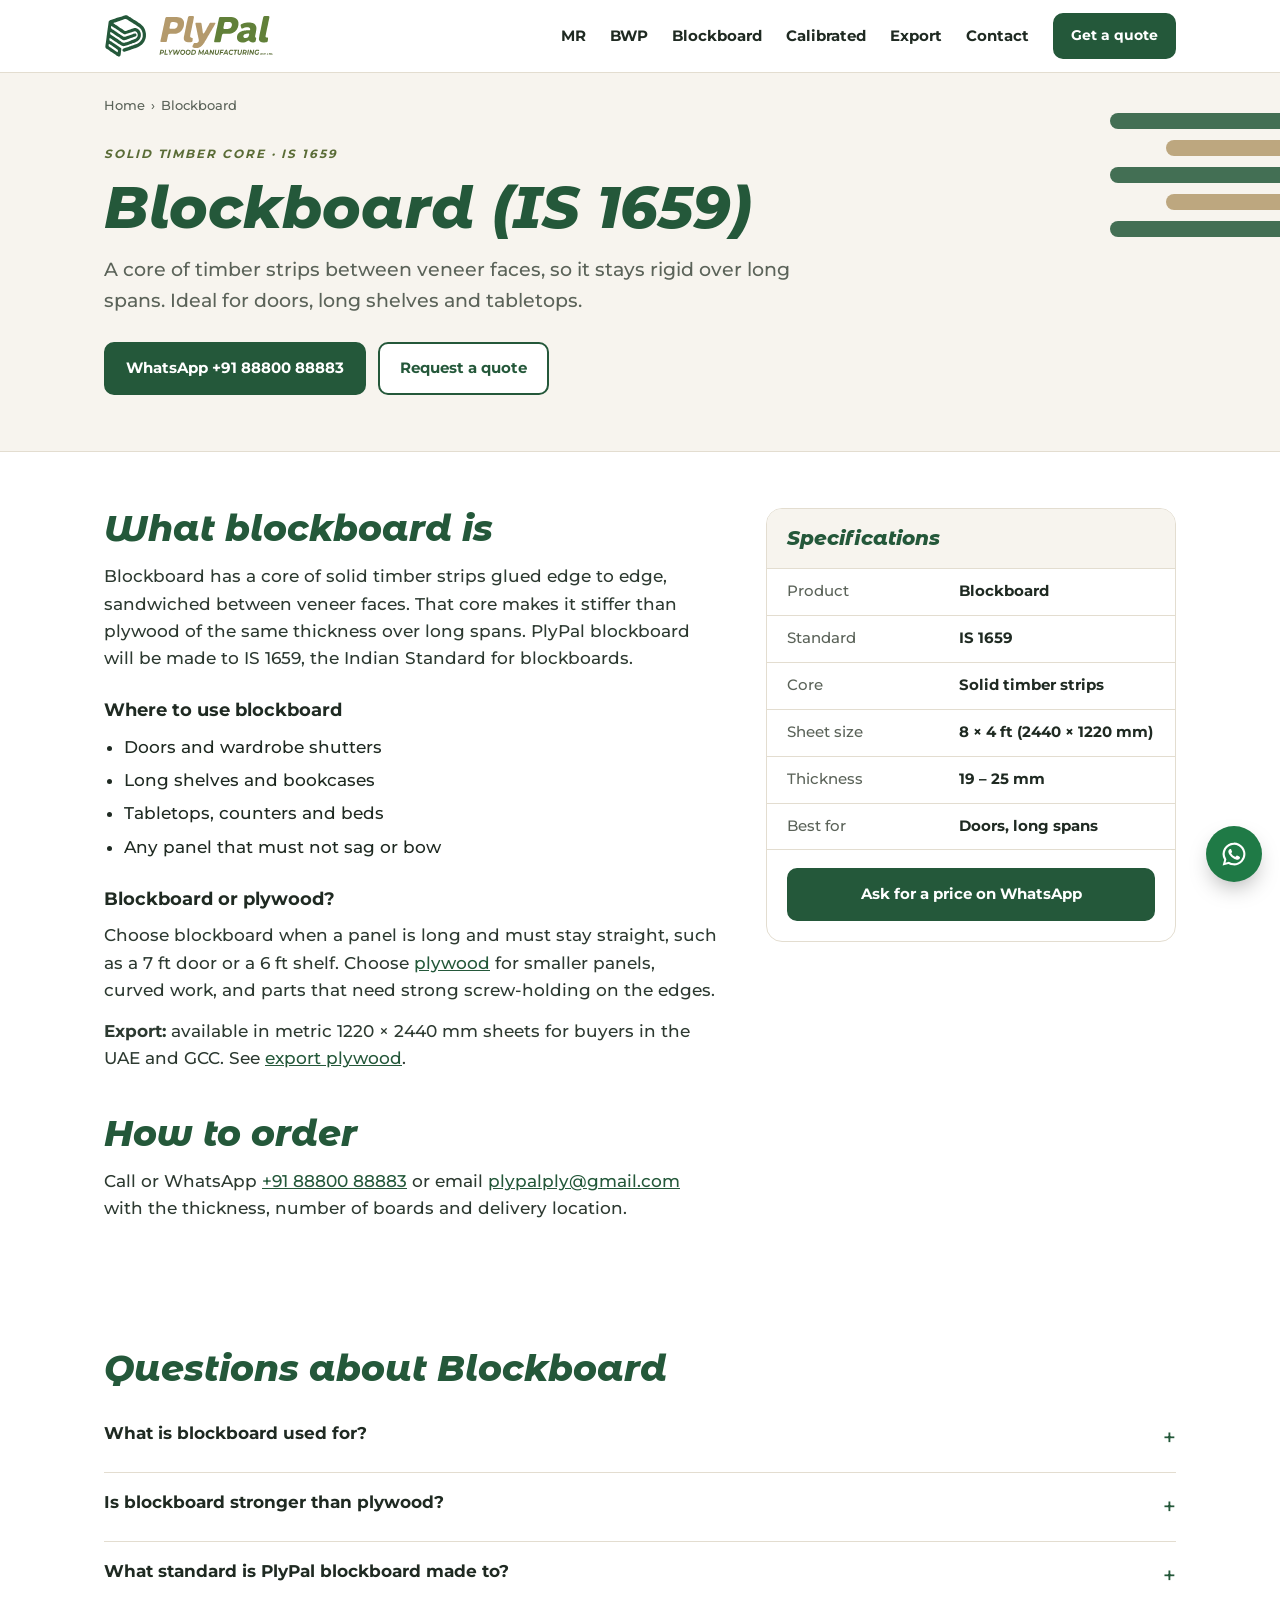
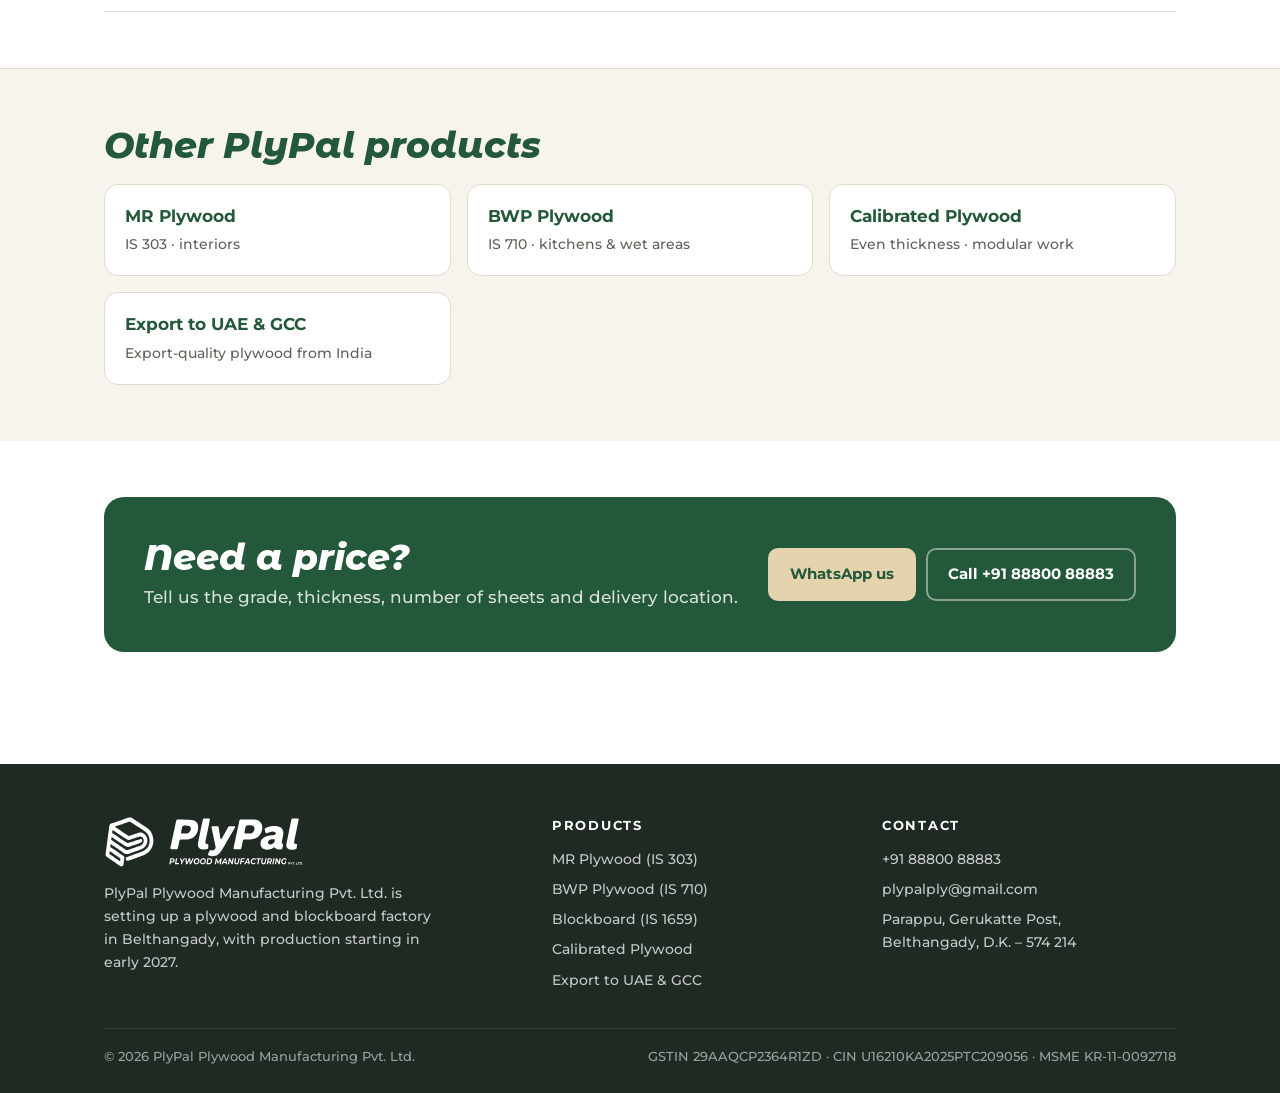
<file: blockboard/index.html>
<!DOCTYPE html>
<html lang="en-IN">
<head>
<meta charset="utf-8">
<meta name="viewport" content="width=device-width, initial-scale=1">
<title>Blockboard (IS 1659) Manufacturer | PlyPal, Karnataka</title>
<meta name="description" content="Blockboard to IS 1659 from PlyPal, Belthangady, near Mangaluru. A solid timber core that stays straight over long spans, for doors, long shelves and tabletops.">
<link rel="canonical" href="https://plypal.in/blockboard/">
<meta name="robots" content="index, follow, max-image-preview:large">
<meta name="theme-color" content="#24583a">
<meta property="og:type" content="website">
<meta property="og:site_name" content="PlyPal Plywood">
<meta property="og:title" content="Blockboard (IS 1659) Manufacturer | PlyPal, Karnataka">
<meta property="og:description" content="Blockboard to IS 1659 from PlyPal, Belthangady, near Mangaluru. A solid timber core that stays straight over long spans, for doors, long shelves and tabletops.">
<meta property="og:url" content="https://plypal.in/blockboard/">
<meta property="og:image" content="https://plypal.in/assets/og-image.jpg">
<meta property="og:image:width" content="1200">
<meta property="og:image:height" content="630">
<meta property="og:locale" content="en_IN">
<meta name="twitter:card" content="summary_large_image">
<meta name="twitter:title" content="Blockboard (IS 1659) Manufacturer | PlyPal, Karnataka">
<meta name="twitter:description" content="Blockboard to IS 1659 from PlyPal, Belthangady, near Mangaluru. A solid timber core that stays straight over long spans, for doors, long shelves and tabletops.">
<meta name="twitter:image" content="https://plypal.in/assets/og-image.jpg">
<link rel="icon" type="image/svg+xml" href="/favicon.svg">
<link rel="icon" type="image/png" sizes="32x32" href="/favicon-32.png">
<link rel="apple-touch-icon" sizes="180x180" href="/apple-touch-icon.png">
<link rel="manifest" href="/site.webmanifest">
<link rel="preload" href="/assets/fonts/Montserrat-500.woff2" as="font" type="font/woff2" crossorigin>
<link rel="stylesheet" href="/assets/site.css">
<script type="application/ld+json">
[
 {
  "@context": "https://schema.org",
  "@type": "BreadcrumbList",
  "itemListElement": [
   {
    "@type": "ListItem",
    "position": 1,
    "name": "Home",
    "item": "https://plypal.in/"
   },
   {
    "@type": "ListItem",
    "position": 2,
    "name": "Blockboard",
    "item": "https://plypal.in/blockboard/"
   }
  ]
 },
 {
  "@context": "https://schema.org",
  "@type": "FAQPage",
  "mainEntity": [
   {
    "@type": "Question",
    "name": "What is blockboard used for?",
    "acceptedAnswer": {
     "@type": "Answer",
     "text": "Doors, long shelves, tabletops and other long panels that must stay straight."
    }
   },
   {
    "@type": "Question",
    "name": "Is blockboard stronger than plywood?",
    "acceptedAnswer": {
     "@type": "Answer",
     "text": "Over long spans it is stiffer, so it sags less. Plywood holds screws better at the edges and suits smaller or curved parts."
    }
   },
   {
    "@type": "Question",
    "name": "What standard is PlyPal blockboard made to?",
    "acceptedAnswer": {
     "@type": "Answer",
     "text": "IS 1659, the Indian Standard for blockboards."
    }
   }
  ]
 }
]
</script>
</head>
<body>
<header><div class="wrap nav">
  <a class="logo" href="/" aria-label="PlyPal home"><img src="/assets/plypal-lockup.svg" alt="PlyPal Plywood Manufacturing Pvt. Ltd." width="170" height="44"></a>
  <ul><li><a href="/mr-plywood/">MR</a></li><li><a href="/bwp-plywood/">BWP</a></li><li><a href="/blockboard/">Blockboard</a></li><li><a href="/calibrated-plywood/">Calibrated</a></li><li><a href="/export/">Export</a></li><li><a href="/contact/">Contact</a></li><li><a class="btn btn-primary" href="/#contact">Get a quote</a></li></ul>
</div></header>
<main>
<section class="hero" style="padding-top:0"><div class="stripe" aria-hidden="true"><i></i><i></i><i></i><i></i><i></i></div><div class="wrap">
  <nav class="crumbs" aria-label="Breadcrumb"><a href="/">Home</a><span>›</span>Blockboard</nav>
  <div class="eyebrow" style="margin-top:28px">Solid timber core · IS 1659</div>
  <h1>Blockboard (IS 1659)</h1>
  <p class="lead">A core of timber strips between veneer faces, so it stays rigid over long spans. Ideal for doors, long shelves and tabletops.</p>
  <div class="ctas"><a class="btn btn-primary" href="https://wa.me/918880088883" target="_blank" rel="noopener">WhatsApp +91 88800 88883</a><a class="btn btn-ghost" href="/#contact">Request a quote</a></div>
</div></section>
<section><div class="wrap grid"><div class="prose">
<h2>What blockboard is</h2>
<p>Blockboard has a core of solid timber strips glued edge to edge, sandwiched between veneer faces. That core makes it stiffer than plywood of the same thickness over long spans. PlyPal blockboard will be made to IS 1659, the Indian Standard for blockboards.</p>
<h3>Where to use blockboard</h3>
<ul><li>Doors and wardrobe shutters</li><li>Long shelves and bookcases</li><li>Tabletops, counters and beds</li><li>Any panel that must not sag or bow</li></ul>
<h3>Blockboard or plywood?</h3>
<p>Choose blockboard when a panel is long and must stay straight, such as a 7 ft door or a 6 ft shelf. Choose <a href="/mr-plywood/">plywood</a> for smaller panels, curved work, and parts that need strong screw-holding on the edges.</p>
<p><b>Export:</b> available in metric 1220 × 2440 mm sheets for buyers in the UAE and GCC. See <a href="/export/">export plywood</a>.</p>
<h2>How to order</h2>
<p>Call or WhatsApp <a href="tel:+918880088883">+91 88800 88883</a> or email <a href="mailto:plypalply@gmail.com">plypalply@gmail.com</a> with the thickness, number of boards and delivery location.</p>
</div><aside class="spec"><h2>Specifications</h2><table><tr><th>Product</th><td>Blockboard</td></tr><tr><th>Standard</th><td>IS 1659</td></tr><tr><th>Core</th><td>Solid timber strips</td></tr><tr><th>Sheet size</th><td>8 × 4 ft (2440 × 1220 mm)</td></tr><tr><th>Thickness</th><td>19 – 25 mm</td></tr><tr><th>Best for</th><td>Doors, long spans</td></tr></table><a class="btn btn-primary" href="https://wa.me/918880088883?text=Hello PlyPal, I would like a price for Blockboard." target="_blank" rel="noopener">Ask for a price on WhatsApp</a></aside></div></section>
<section class="faq"><div class="wrap"><h2>Questions about Blockboard</h2><details><summary><h3>What is blockboard used for?</h3></summary><p>Doors, long shelves, tabletops and other long panels that must stay straight.</p></details><details><summary><h3>Is blockboard stronger than plywood?</h3></summary><p>Over long spans it is stiffer, so it sags less. Plywood holds screws better at the edges and suits smaller or curved parts.</p></details><details><summary><h3>What standard is PlyPal blockboard made to?</h3></summary><p>IS 1659, the Indian Standard for blockboards.</p></details></div></section>
<section class="related"><div class="wrap"><h2>Other PlyPal products</h2><div class="cards"><a href="/mr-plywood/"><b>MR Plywood</b><span>IS 303 · interiors</span></a><a href="/bwp-plywood/"><b>BWP Plywood</b><span>IS 710 · kitchens & wet areas</span></a><a href="/calibrated-plywood/"><b>Calibrated Plywood</b><span>Even thickness · modular work</span></a><a href="/export/"><b>Export to UAE & GCC</b><span>Export-quality plywood from India</span></a></div></div></section>
<section><div class="wrap"><div class="cta"><div><h2>Need a price?</h2><p>Tell us the grade, thickness, number of sheets and delivery location.</p></div><div style="display:flex;gap:10px;flex-wrap:wrap"><a class="btn btn-primary" href="https://wa.me/918880088883" target="_blank" rel="noopener">WhatsApp us</a><a class="btn btn-ghost" href="tel:+918880088883">Call +91 88800 88883</a></div></div></div></section>
</main>
<footer><div class="wrap">
  <div class="foot">
    <div><img src="/assets/plypal-lockup-white.svg" alt="PlyPal" width="200" height="52"><p style="max-width:340px">PlyPal Plywood Manufacturing Pvt. Ltd. is setting up a plywood and blockboard factory in Belthangady, with production starting in early 2027.</p></div>
    <div><h5>Products</h5><ul><li><a href="/mr-plywood/">MR Plywood (IS 303)</a></li><li><a href="/bwp-plywood/">BWP Plywood (IS 710)</a></li><li><a href="/blockboard/">Blockboard (IS 1659)</a></li><li><a href="/calibrated-plywood/">Calibrated Plywood</a></li><li><a href="/export/">Export to UAE &amp; GCC</a></li></ul></div>
    <div><h5>Contact</h5><ul><li><a href="tel:+918880088883">+91 88800 88883</a></li><li><a href="mailto:plypalply@gmail.com">plypalply@gmail.com</a></li><li><a href="/contact/">Parappu, Gerukatte Post,<br>Belthangady, D.K. – 574 214</a></li></ul></div>
  </div>
  <div class="legal"><span>© 2026 PlyPal Plywood Manufacturing Pvt. Ltd.</span><span>GSTIN 29AAQCP2364R1ZD · CIN U16210KA2025PTC209056 · MSME KR-11-0092718</span></div>
</div></footer>
<a class="fab" href="https://wa.me/918880088883?text=Hello%20PlyPal%2C%20I%27d%20like%20a%20quote%20for%20plywood." target="_blank" rel="noopener" aria-label="Chat on WhatsApp"><svg viewBox="0 0 32 32"><path d="M16 3a13 13 0 0 0-11.2 19.6L3 29l6.6-1.7A13 13 0 1 0 16 3Zm0 23.6a10.6 10.6 0 0 1-5.4-1.5l-.4-.2-3.9 1 1-3.8-.2-.4A10.6 10.6 0 1 1 16 26.6Zm5.8-7.9c-.3-.2-1.9-.9-2.2-1s-.5-.2-.7.2-.8 1-1 1.2-.4.2-.7.1a8.7 8.7 0 0 1-4.3-3.8c-.3-.6.3-.5.9-1.6.1-.2 0-.4 0-.5l-1-2.4c-.3-.6-.5-.5-.7-.5h-.6a1.2 1.2 0 0 0-.9.4 3.7 3.7 0 0 0-1.1 2.7 6.4 6.4 0 0 0 1.4 3.4 14.6 14.6 0 0 0 5.6 4.9c2.1.9 2.9 1 3.9.8a3.3 3.3 0 0 0 2.2-1.5 2.7 2.7 0 0 0 .2-1.5c-.1-.2-.3-.3-.7-.5Z"/></svg></a>
</body>
</html>
</file>
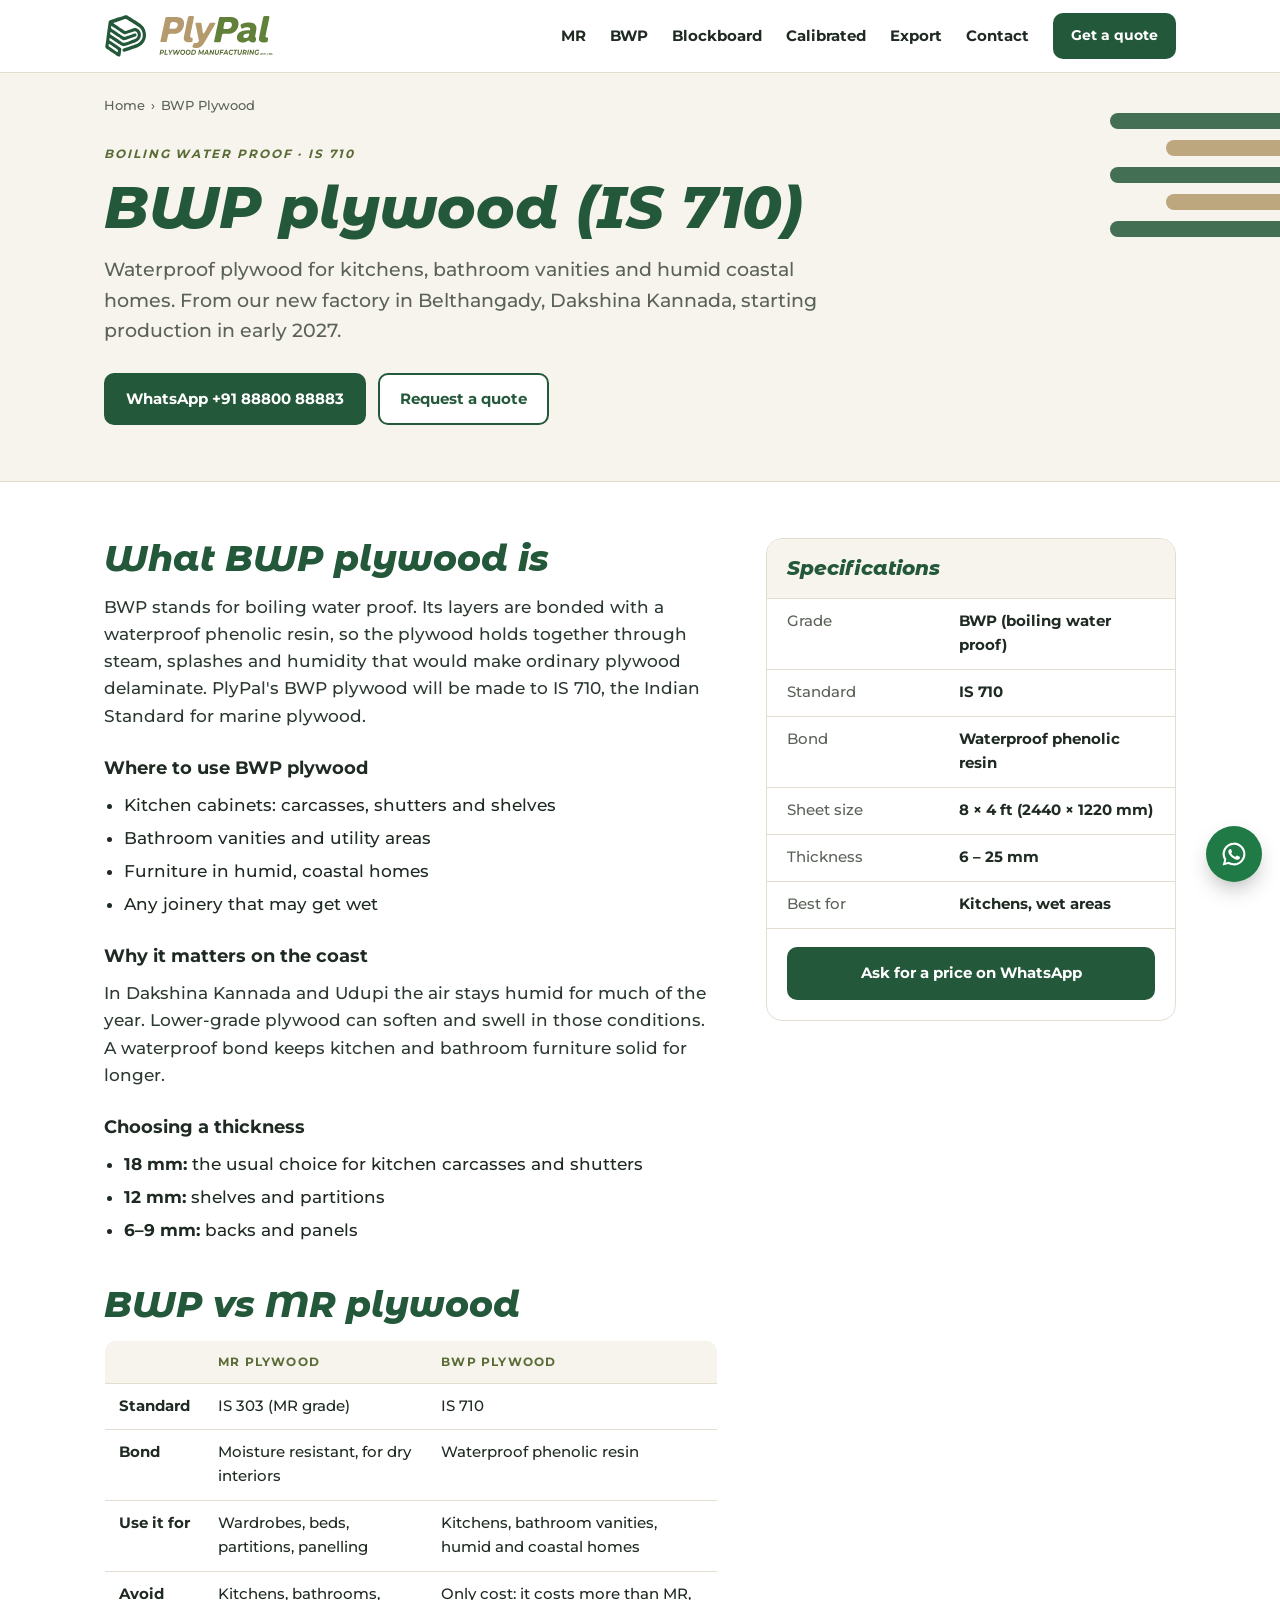
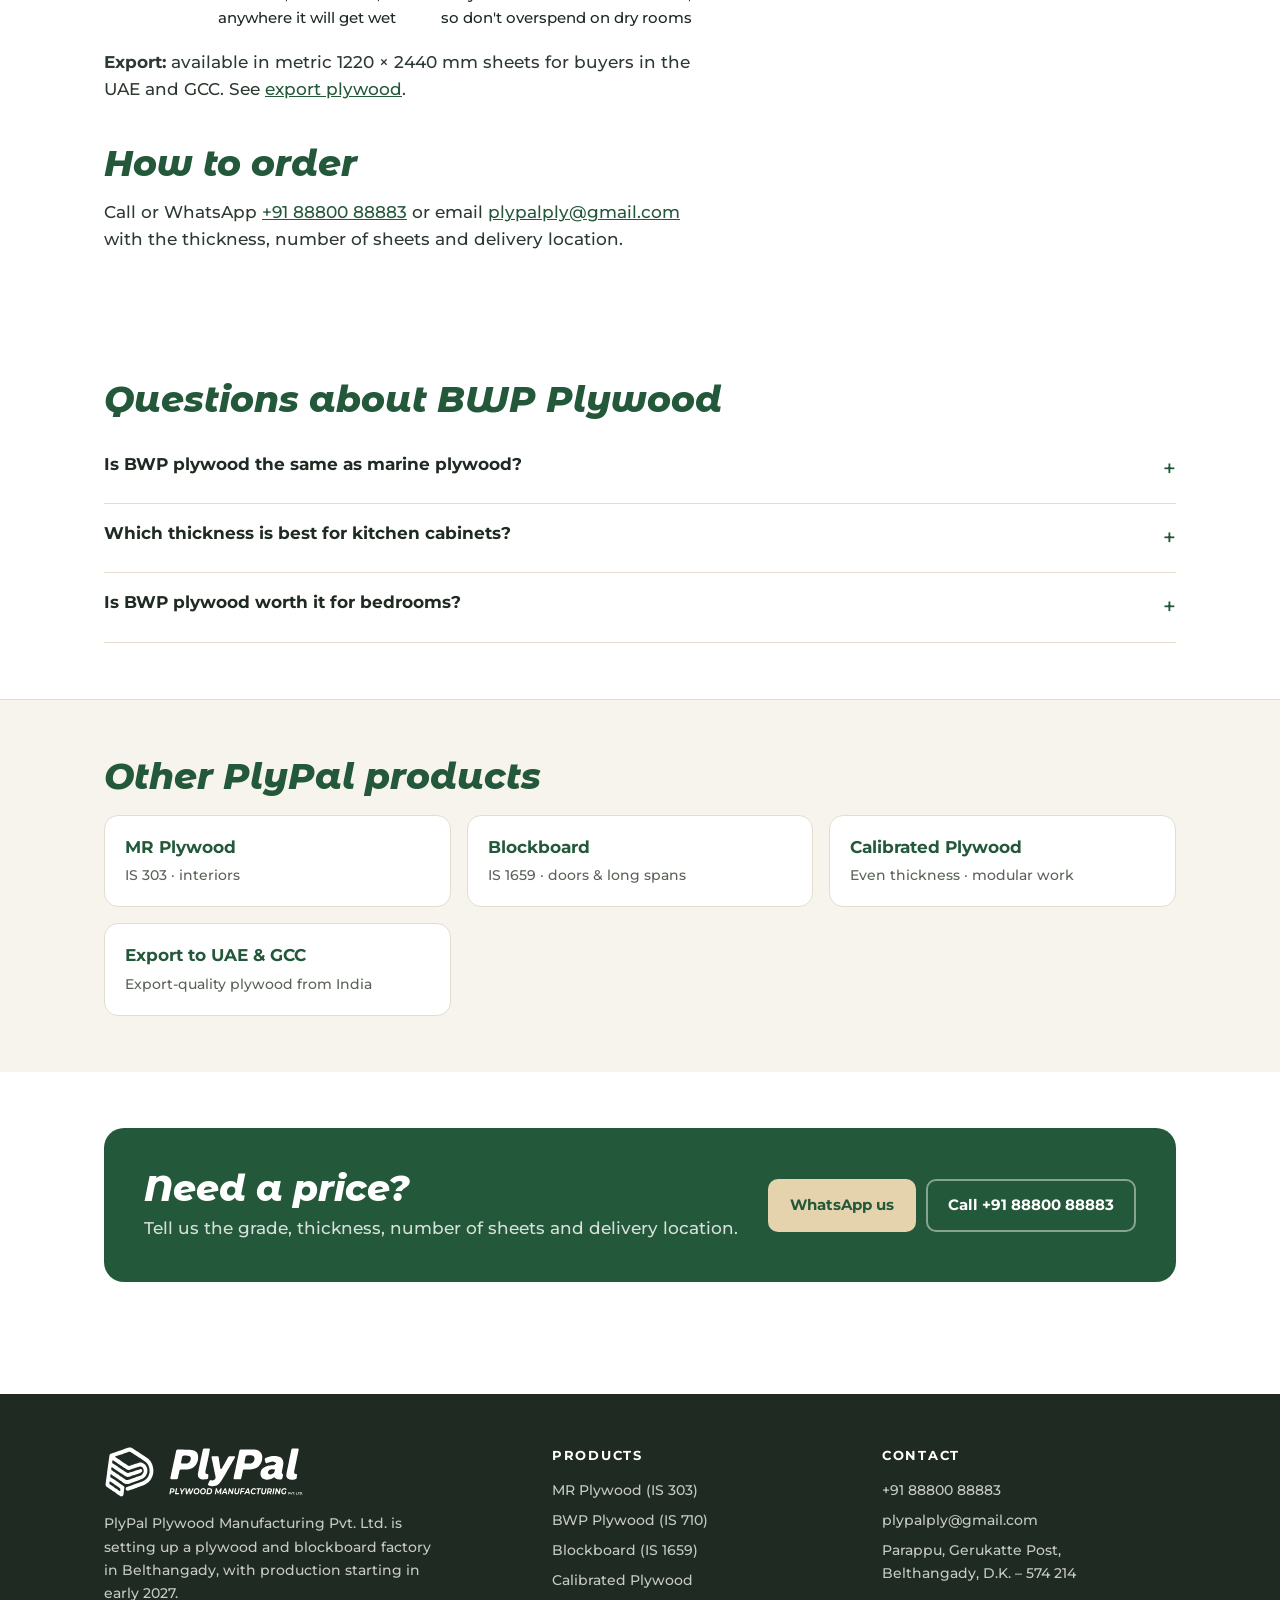
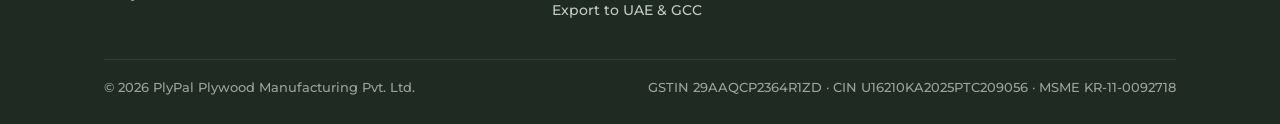
<file: bwp-plywood/index.html>
<!DOCTYPE html>
<html lang="en-IN">
<head>
<meta charset="utf-8">
<meta name="viewport" content="width=device-width, initial-scale=1">
<title>BWP Plywood (IS 710) Manufacturer | PlyPal, Karnataka</title>
<meta name="description" content="BWP marine-grade plywood to IS 710 from PlyPal, Belthangady, near Mangaluru. Waterproof bond for kitchens, bathroom vanities and coastal homes. 8 × 4 ft sheets.">
<link rel="canonical" href="https://plypal.in/bwp-plywood/">
<meta name="robots" content="index, follow, max-image-preview:large">
<meta name="theme-color" content="#24583a">
<meta property="og:type" content="website">
<meta property="og:site_name" content="PlyPal Plywood">
<meta property="og:title" content="BWP Plywood (IS 710) Manufacturer | PlyPal, Karnataka">
<meta property="og:description" content="BWP marine-grade plywood to IS 710 from PlyPal, Belthangady, near Mangaluru. Waterproof bond for kitchens, bathroom vanities and coastal homes. 8 × 4 ft sheets.">
<meta property="og:url" content="https://plypal.in/bwp-plywood/">
<meta property="og:image" content="https://plypal.in/assets/og-image.jpg">
<meta property="og:image:width" content="1200">
<meta property="og:image:height" content="630">
<meta property="og:locale" content="en_IN">
<meta name="twitter:card" content="summary_large_image">
<meta name="twitter:title" content="BWP Plywood (IS 710) Manufacturer | PlyPal, Karnataka">
<meta name="twitter:description" content="BWP marine-grade plywood to IS 710 from PlyPal, Belthangady, near Mangaluru. Waterproof bond for kitchens, bathroom vanities and coastal homes. 8 × 4 ft sheets.">
<meta name="twitter:image" content="https://plypal.in/assets/og-image.jpg">
<link rel="icon" type="image/svg+xml" href="/favicon.svg">
<link rel="icon" type="image/png" sizes="32x32" href="/favicon-32.png">
<link rel="apple-touch-icon" sizes="180x180" href="/apple-touch-icon.png">
<link rel="manifest" href="/site.webmanifest">
<link rel="preload" href="/assets/fonts/Montserrat-500.woff2" as="font" type="font/woff2" crossorigin>
<link rel="stylesheet" href="/assets/site.css">
<script type="application/ld+json">
[
 {
  "@context": "https://schema.org",
  "@type": "BreadcrumbList",
  "itemListElement": [
   {
    "@type": "ListItem",
    "position": 1,
    "name": "Home",
    "item": "https://plypal.in/"
   },
   {
    "@type": "ListItem",
    "position": 2,
    "name": "BWP Plywood",
    "item": "https://plypal.in/bwp-plywood/"
   }
  ]
 },
 {
  "@context": "https://schema.org",
  "@type": "FAQPage",
  "mainEntity": [
   {
    "@type": "Question",
    "name": "Is BWP plywood the same as marine plywood?",
    "acceptedAnswer": {
     "@type": "Answer",
     "text": "IS 710 is the Indian Standard for marine plywood, and it uses a boiling-water-proof bond. PlyPal's BWP plywood will be made to IS 710."
    }
   },
   {
    "@type": "Question",
    "name": "Which thickness is best for kitchen cabinets?",
    "acceptedAnswer": {
     "@type": "Answer",
     "text": "18 mm is the usual thickness for kitchen carcasses and shutters. 12 mm works for shelves."
    }
   },
   {
    "@type": "Question",
    "name": "Is BWP plywood worth it for bedrooms?",
    "acceptedAnswer": {
     "@type": "Answer",
     "text": "Usually not. Bedrooms stay dry, so MR plywood (IS 303) does the job for less money."
    }
   }
  ]
 }
]
</script>
</head>
<body>
<header><div class="wrap nav">
  <a class="logo" href="/" aria-label="PlyPal home"><img src="/assets/plypal-lockup.svg" alt="PlyPal Plywood Manufacturing Pvt. Ltd." width="170" height="44"></a>
  <ul><li><a href="/mr-plywood/">MR</a></li><li><a href="/bwp-plywood/">BWP</a></li><li><a href="/blockboard/">Blockboard</a></li><li><a href="/calibrated-plywood/">Calibrated</a></li><li><a href="/export/">Export</a></li><li><a href="/contact/">Contact</a></li><li><a class="btn btn-primary" href="/#contact">Get a quote</a></li></ul>
</div></header>
<main>
<section class="hero" style="padding-top:0"><div class="stripe" aria-hidden="true"><i></i><i></i><i></i><i></i><i></i></div><div class="wrap">
  <nav class="crumbs" aria-label="Breadcrumb"><a href="/">Home</a><span>›</span>BWP Plywood</nav>
  <div class="eyebrow" style="margin-top:28px">Boiling water proof · IS 710</div>
  <h1>BWP plywood (IS 710)</h1>
  <p class="lead">Waterproof plywood for kitchens, bathroom vanities and humid coastal homes. From our new factory in Belthangady, Dakshina Kannada, starting production in early 2027.</p>
  <div class="ctas"><a class="btn btn-primary" href="https://wa.me/918880088883" target="_blank" rel="noopener">WhatsApp +91 88800 88883</a><a class="btn btn-ghost" href="/#contact">Request a quote</a></div>
</div></section>
<section><div class="wrap grid"><div class="prose">
<h2>What BWP plywood is</h2>
<p>BWP stands for boiling water proof. Its layers are bonded with a waterproof phenolic resin, so the plywood holds together through steam, splashes and humidity that would make ordinary plywood delaminate. PlyPal's BWP plywood will be made to IS 710, the Indian Standard for marine plywood.</p>
<h3>Where to use BWP plywood</h3>
<ul><li>Kitchen cabinets: carcasses, shutters and shelves</li><li>Bathroom vanities and utility areas</li><li>Furniture in humid, coastal homes</li><li>Any joinery that may get wet</li></ul>
<h3>Why it matters on the coast</h3>
<p>In Dakshina Kannada and Udupi the air stays humid for much of the year. Lower-grade plywood can soften and swell in those conditions. A waterproof bond keeps kitchen and bathroom furniture solid for longer.</p>
<h3>Choosing a thickness</h3>
<ul><li><b>18 mm:</b> the usual choice for kitchen carcasses and shutters</li><li><b>12 mm:</b> shelves and partitions</li><li><b>6–9 mm:</b> backs and panels</li></ul>
<h2>BWP vs MR plywood</h2>
<table class="compare"><thead><tr><th></th><th>MR plywood</th><th>BWP plywood</th></tr></thead><tbody>
<tr><th>Standard</th><td>IS 303 (MR grade)</td><td>IS 710</td></tr>
<tr><th>Bond</th><td>Moisture resistant, for dry interiors</td><td>Waterproof phenolic resin</td></tr>
<tr><th>Use it for</th><td>Wardrobes, beds, partitions, panelling</td><td>Kitchens, bathroom vanities, humid and coastal homes</td></tr>
<tr><th>Avoid</th><td>Kitchens, bathrooms, anywhere it will get wet</td><td>Only cost: it costs more than MR, so don't overspend on dry rooms</td></tr>
</tbody></table>
<p><b>Export:</b> available in metric 1220 × 2440 mm sheets for buyers in the UAE and GCC. See <a href="/export/">export plywood</a>.</p>
<h2>How to order</h2>
<p>Call or WhatsApp <a href="tel:+918880088883">+91 88800 88883</a> or email <a href="mailto:plypalply@gmail.com">plypalply@gmail.com</a> with the thickness, number of sheets and delivery location.</p>
</div><aside class="spec"><h2>Specifications</h2><table><tr><th>Grade</th><td>BWP (boiling water proof)</td></tr><tr><th>Standard</th><td>IS 710</td></tr><tr><th>Bond</th><td>Waterproof phenolic resin</td></tr><tr><th>Sheet size</th><td>8 × 4 ft (2440 × 1220 mm)</td></tr><tr><th>Thickness</th><td>6 – 25 mm</td></tr><tr><th>Best for</th><td>Kitchens, wet areas</td></tr></table><a class="btn btn-primary" href="https://wa.me/918880088883?text=Hello PlyPal, I would like a price for BWP Plywood." target="_blank" rel="noopener">Ask for a price on WhatsApp</a></aside></div></section>
<section class="faq"><div class="wrap"><h2>Questions about BWP Plywood</h2><details><summary><h3>Is BWP plywood the same as marine plywood?</h3></summary><p>IS 710 is the Indian Standard for marine plywood, and it uses a boiling-water-proof bond. PlyPal's BWP plywood will be made to IS 710.</p></details><details><summary><h3>Which thickness is best for kitchen cabinets?</h3></summary><p>18 mm is the usual thickness for kitchen carcasses and shutters. 12 mm works for shelves.</p></details><details><summary><h3>Is BWP plywood worth it for bedrooms?</h3></summary><p>Usually not. Bedrooms stay dry, so MR plywood (IS 303) does the job for less money.</p></details></div></section>
<section class="related"><div class="wrap"><h2>Other PlyPal products</h2><div class="cards"><a href="/mr-plywood/"><b>MR Plywood</b><span>IS 303 · interiors</span></a><a href="/blockboard/"><b>Blockboard</b><span>IS 1659 · doors & long spans</span></a><a href="/calibrated-plywood/"><b>Calibrated Plywood</b><span>Even thickness · modular work</span></a><a href="/export/"><b>Export to UAE & GCC</b><span>Export-quality plywood from India</span></a></div></div></section>
<section><div class="wrap"><div class="cta"><div><h2>Need a price?</h2><p>Tell us the grade, thickness, number of sheets and delivery location.</p></div><div style="display:flex;gap:10px;flex-wrap:wrap"><a class="btn btn-primary" href="https://wa.me/918880088883" target="_blank" rel="noopener">WhatsApp us</a><a class="btn btn-ghost" href="tel:+918880088883">Call +91 88800 88883</a></div></div></div></section>
</main>
<footer><div class="wrap">
  <div class="foot">
    <div><img src="/assets/plypal-lockup-white.svg" alt="PlyPal" width="200" height="52"><p style="max-width:340px">PlyPal Plywood Manufacturing Pvt. Ltd. is setting up a plywood and blockboard factory in Belthangady, with production starting in early 2027.</p></div>
    <div><h5>Products</h5><ul><li><a href="/mr-plywood/">MR Plywood (IS 303)</a></li><li><a href="/bwp-plywood/">BWP Plywood (IS 710)</a></li><li><a href="/blockboard/">Blockboard (IS 1659)</a></li><li><a href="/calibrated-plywood/">Calibrated Plywood</a></li><li><a href="/export/">Export to UAE &amp; GCC</a></li></ul></div>
    <div><h5>Contact</h5><ul><li><a href="tel:+918880088883">+91 88800 88883</a></li><li><a href="mailto:plypalply@gmail.com">plypalply@gmail.com</a></li><li><a href="/contact/">Parappu, Gerukatte Post,<br>Belthangady, D.K. – 574 214</a></li></ul></div>
  </div>
  <div class="legal"><span>© 2026 PlyPal Plywood Manufacturing Pvt. Ltd.</span><span>GSTIN 29AAQCP2364R1ZD · CIN U16210KA2025PTC209056 · MSME KR-11-0092718</span></div>
</div></footer>
<a class="fab" href="https://wa.me/918880088883?text=Hello%20PlyPal%2C%20I%27d%20like%20a%20quote%20for%20plywood." target="_blank" rel="noopener" aria-label="Chat on WhatsApp"><svg viewBox="0 0 32 32"><path d="M16 3a13 13 0 0 0-11.2 19.6L3 29l6.6-1.7A13 13 0 1 0 16 3Zm0 23.6a10.6 10.6 0 0 1-5.4-1.5l-.4-.2-3.9 1 1-3.8-.2-.4A10.6 10.6 0 1 1 16 26.6Zm5.8-7.9c-.3-.2-1.9-.9-2.2-1s-.5-.2-.7.2-.8 1-1 1.2-.4.2-.7.1a8.7 8.7 0 0 1-4.3-3.8c-.3-.6.3-.5.9-1.6.1-.2 0-.4 0-.5l-1-2.4c-.3-.6-.5-.5-.7-.5h-.6a1.2 1.2 0 0 0-.9.4 3.7 3.7 0 0 0-1.1 2.7 6.4 6.4 0 0 0 1.4 3.4 14.6 14.6 0 0 0 5.6 4.9c2.1.9 2.9 1 3.9.8a3.3 3.3 0 0 0 2.2-1.5 2.7 2.7 0 0 0 .2-1.5c-.1-.2-.3-.3-.7-.5Z"/></svg></a>
</body>
</html>
</file>
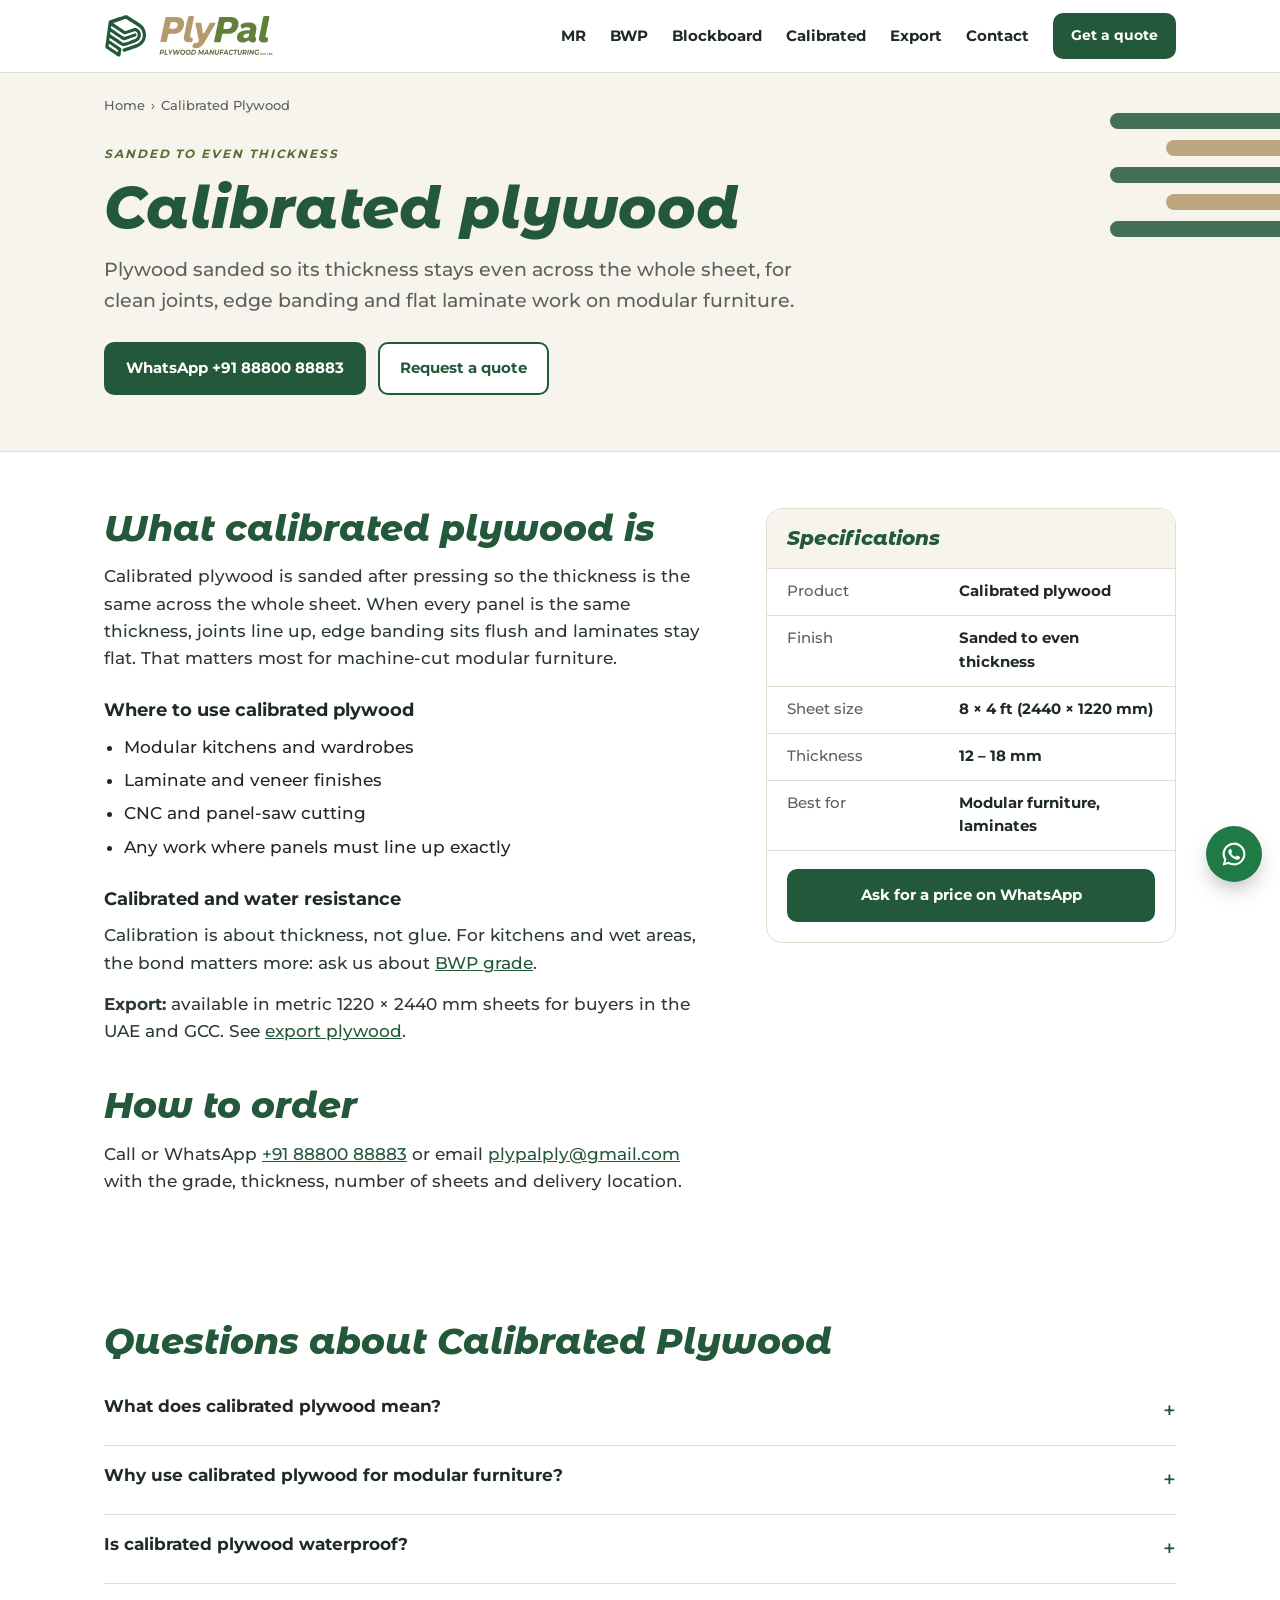
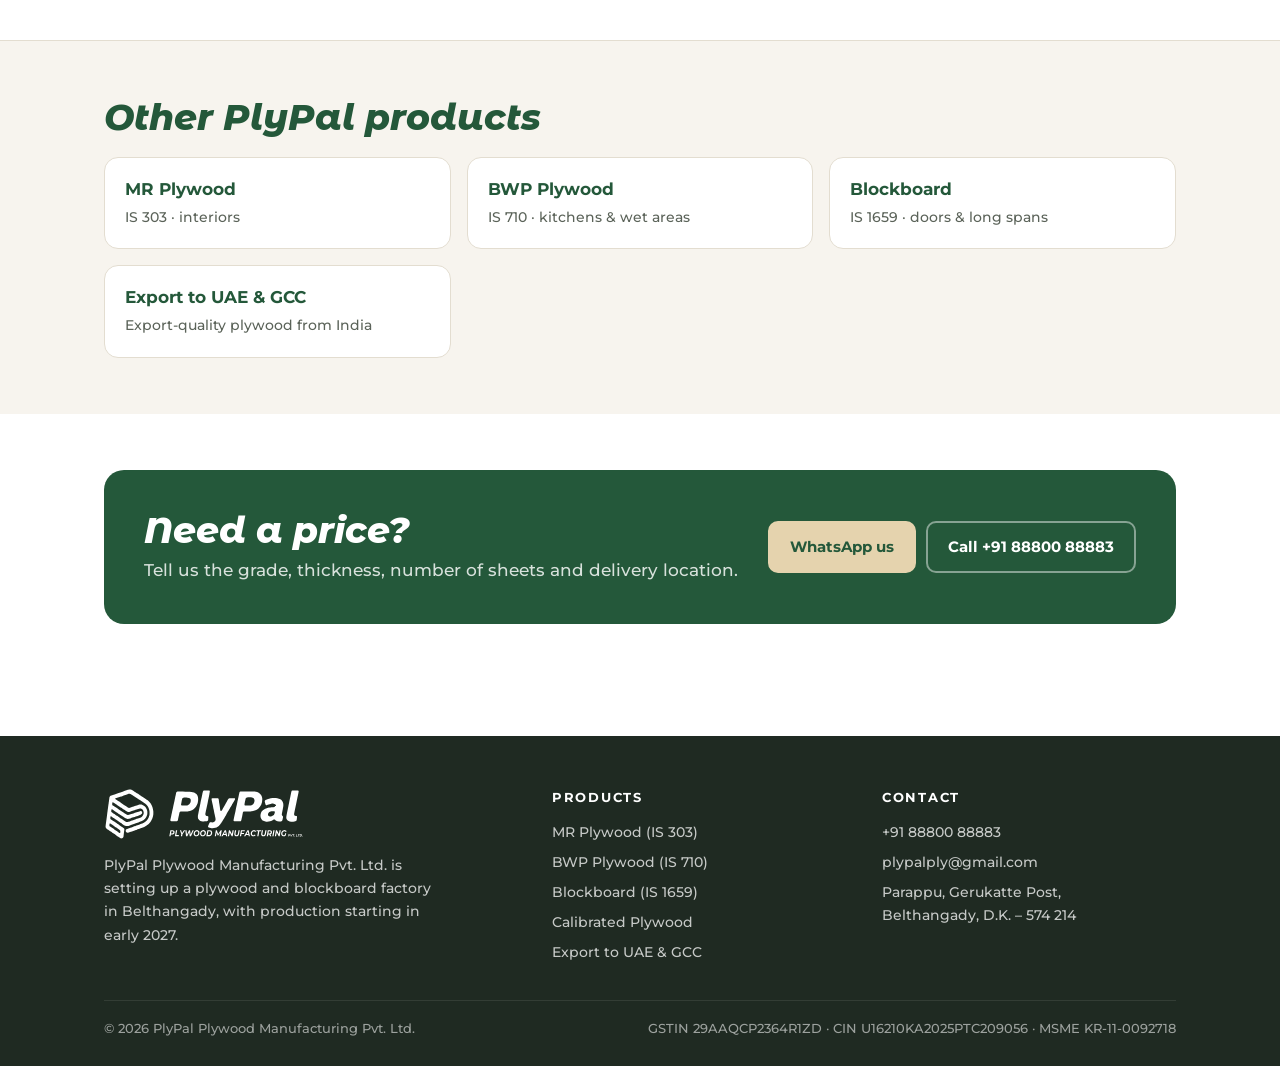
<file: calibrated-plywood/index.html>
<!DOCTYPE html>
<html lang="en-IN">
<head>
<meta charset="utf-8">
<meta name="viewport" content="width=device-width, initial-scale=1">
<title>Calibrated Plywood Manufacturer | PlyPal, Karnataka</title>
<meta name="description" content="Calibrated plywood from PlyPal, Belthangady, near Mangaluru. Sanded to an even thickness for tight joints and flat laminate work on modular furniture.">
<link rel="canonical" href="https://plypal.in/calibrated-plywood/">
<meta name="robots" content="index, follow, max-image-preview:large">
<meta name="theme-color" content="#24583a">
<meta property="og:type" content="website">
<meta property="og:site_name" content="PlyPal Plywood">
<meta property="og:title" content="Calibrated Plywood Manufacturer | PlyPal, Karnataka">
<meta property="og:description" content="Calibrated plywood from PlyPal, Belthangady, near Mangaluru. Sanded to an even thickness for tight joints and flat laminate work on modular furniture.">
<meta property="og:url" content="https://plypal.in/calibrated-plywood/">
<meta property="og:image" content="https://plypal.in/assets/og-image.jpg">
<meta property="og:image:width" content="1200">
<meta property="og:image:height" content="630">
<meta property="og:locale" content="en_IN">
<meta name="twitter:card" content="summary_large_image">
<meta name="twitter:title" content="Calibrated Plywood Manufacturer | PlyPal, Karnataka">
<meta name="twitter:description" content="Calibrated plywood from PlyPal, Belthangady, near Mangaluru. Sanded to an even thickness for tight joints and flat laminate work on modular furniture.">
<meta name="twitter:image" content="https://plypal.in/assets/og-image.jpg">
<link rel="icon" type="image/svg+xml" href="/favicon.svg">
<link rel="icon" type="image/png" sizes="32x32" href="/favicon-32.png">
<link rel="apple-touch-icon" sizes="180x180" href="/apple-touch-icon.png">
<link rel="manifest" href="/site.webmanifest">
<link rel="preload" href="/assets/fonts/Montserrat-500.woff2" as="font" type="font/woff2" crossorigin>
<link rel="stylesheet" href="/assets/site.css">
<script type="application/ld+json">
[
 {
  "@context": "https://schema.org",
  "@type": "BreadcrumbList",
  "itemListElement": [
   {
    "@type": "ListItem",
    "position": 1,
    "name": "Home",
    "item": "https://plypal.in/"
   },
   {
    "@type": "ListItem",
    "position": 2,
    "name": "Calibrated Plywood",
    "item": "https://plypal.in/calibrated-plywood/"
   }
  ]
 },
 {
  "@context": "https://schema.org",
  "@type": "FAQPage",
  "mainEntity": [
   {
    "@type": "Question",
    "name": "What does calibrated plywood mean?",
    "acceptedAnswer": {
     "@type": "Answer",
     "text": "It is sanded after pressing so the thickness is even across the whole sheet."
    }
   },
   {
    "@type": "Question",
    "name": "Why use calibrated plywood for modular furniture?",
    "acceptedAnswer": {
     "@type": "Answer",
     "text": "Even thickness gives tight joints, flush edge banding and flat laminate work, especially on machine-cut panels."
    }
   },
   {
    "@type": "Question",
    "name": "Is calibrated plywood waterproof?",
    "acceptedAnswer": {
     "@type": "Answer",
     "text": "Calibration is about thickness, not the bond. For wet areas, the bond is what counts, so ask about BWP grade."
    }
   }
  ]
 }
]
</script>
</head>
<body>
<header><div class="wrap nav">
  <a class="logo" href="/" aria-label="PlyPal home"><img src="/assets/plypal-lockup.svg" alt="PlyPal Plywood Manufacturing Pvt. Ltd." width="170" height="44"></a>
  <ul><li><a href="/mr-plywood/">MR</a></li><li><a href="/bwp-plywood/">BWP</a></li><li><a href="/blockboard/">Blockboard</a></li><li><a href="/calibrated-plywood/">Calibrated</a></li><li><a href="/export/">Export</a></li><li><a href="/contact/">Contact</a></li><li><a class="btn btn-primary" href="/#contact">Get a quote</a></li></ul>
</div></header>
<main>
<section class="hero" style="padding-top:0"><div class="stripe" aria-hidden="true"><i></i><i></i><i></i><i></i><i></i></div><div class="wrap">
  <nav class="crumbs" aria-label="Breadcrumb"><a href="/">Home</a><span>›</span>Calibrated Plywood</nav>
  <div class="eyebrow" style="margin-top:28px">Sanded to even thickness</div>
  <h1>Calibrated plywood</h1>
  <p class="lead">Plywood sanded so its thickness stays even across the whole sheet, for clean joints, edge banding and flat laminate work on modular furniture.</p>
  <div class="ctas"><a class="btn btn-primary" href="https://wa.me/918880088883" target="_blank" rel="noopener">WhatsApp +91 88800 88883</a><a class="btn btn-ghost" href="/#contact">Request a quote</a></div>
</div></section>
<section><div class="wrap grid"><div class="prose">
<h2>What calibrated plywood is</h2>
<p>Calibrated plywood is sanded after pressing so the thickness is the same across the whole sheet. When every panel is the same thickness, joints line up, edge banding sits flush and laminates stay flat. That matters most for machine-cut modular furniture.</p>
<h3>Where to use calibrated plywood</h3>
<ul><li>Modular kitchens and wardrobes</li><li>Laminate and veneer finishes</li><li>CNC and panel-saw cutting</li><li>Any work where panels must line up exactly</li></ul>
<h3>Calibrated and water resistance</h3>
<p>Calibration is about thickness, not glue. For kitchens and wet areas, the bond matters more: ask us about <a href="/bwp-plywood/">BWP grade</a>.</p>
<p><b>Export:</b> available in metric 1220 × 2440 mm sheets for buyers in the UAE and GCC. See <a href="/export/">export plywood</a>.</p>
<h2>How to order</h2>
<p>Call or WhatsApp <a href="tel:+918880088883">+91 88800 88883</a> or email <a href="mailto:plypalply@gmail.com">plypalply@gmail.com</a> with the grade, thickness, number of sheets and delivery location.</p>
</div><aside class="spec"><h2>Specifications</h2><table><tr><th>Product</th><td>Calibrated plywood</td></tr><tr><th>Finish</th><td>Sanded to even thickness</td></tr><tr><th>Sheet size</th><td>8 × 4 ft (2440 × 1220 mm)</td></tr><tr><th>Thickness</th><td>12 – 18 mm</td></tr><tr><th>Best for</th><td>Modular furniture, laminates</td></tr></table><a class="btn btn-primary" href="https://wa.me/918880088883?text=Hello PlyPal, I would like a price for Calibrated Plywood." target="_blank" rel="noopener">Ask for a price on WhatsApp</a></aside></div></section>
<section class="faq"><div class="wrap"><h2>Questions about Calibrated Plywood</h2><details><summary><h3>What does calibrated plywood mean?</h3></summary><p>It is sanded after pressing so the thickness is even across the whole sheet.</p></details><details><summary><h3>Why use calibrated plywood for modular furniture?</h3></summary><p>Even thickness gives tight joints, flush edge banding and flat laminate work, especially on machine-cut panels.</p></details><details><summary><h3>Is calibrated plywood waterproof?</h3></summary><p>Calibration is about thickness, not the bond. For wet areas, the bond is what counts, so ask about BWP grade.</p></details></div></section>
<section class="related"><div class="wrap"><h2>Other PlyPal products</h2><div class="cards"><a href="/mr-plywood/"><b>MR Plywood</b><span>IS 303 · interiors</span></a><a href="/bwp-plywood/"><b>BWP Plywood</b><span>IS 710 · kitchens & wet areas</span></a><a href="/blockboard/"><b>Blockboard</b><span>IS 1659 · doors & long spans</span></a><a href="/export/"><b>Export to UAE & GCC</b><span>Export-quality plywood from India</span></a></div></div></section>
<section><div class="wrap"><div class="cta"><div><h2>Need a price?</h2><p>Tell us the grade, thickness, number of sheets and delivery location.</p></div><div style="display:flex;gap:10px;flex-wrap:wrap"><a class="btn btn-primary" href="https://wa.me/918880088883" target="_blank" rel="noopener">WhatsApp us</a><a class="btn btn-ghost" href="tel:+918880088883">Call +91 88800 88883</a></div></div></div></section>
</main>
<footer><div class="wrap">
  <div class="foot">
    <div><img src="/assets/plypal-lockup-white.svg" alt="PlyPal" width="200" height="52"><p style="max-width:340px">PlyPal Plywood Manufacturing Pvt. Ltd. is setting up a plywood and blockboard factory in Belthangady, with production starting in early 2027.</p></div>
    <div><h5>Products</h5><ul><li><a href="/mr-plywood/">MR Plywood (IS 303)</a></li><li><a href="/bwp-plywood/">BWP Plywood (IS 710)</a></li><li><a href="/blockboard/">Blockboard (IS 1659)</a></li><li><a href="/calibrated-plywood/">Calibrated Plywood</a></li><li><a href="/export/">Export to UAE &amp; GCC</a></li></ul></div>
    <div><h5>Contact</h5><ul><li><a href="tel:+918880088883">+91 88800 88883</a></li><li><a href="mailto:plypalply@gmail.com">plypalply@gmail.com</a></li><li><a href="/contact/">Parappu, Gerukatte Post,<br>Belthangady, D.K. – 574 214</a></li></ul></div>
  </div>
  <div class="legal"><span>© 2026 PlyPal Plywood Manufacturing Pvt. Ltd.</span><span>GSTIN 29AAQCP2364R1ZD · CIN U16210KA2025PTC209056 · MSME KR-11-0092718</span></div>
</div></footer>
<a class="fab" href="https://wa.me/918880088883?text=Hello%20PlyPal%2C%20I%27d%20like%20a%20quote%20for%20plywood." target="_blank" rel="noopener" aria-label="Chat on WhatsApp"><svg viewBox="0 0 32 32"><path d="M16 3a13 13 0 0 0-11.2 19.6L3 29l6.6-1.7A13 13 0 1 0 16 3Zm0 23.6a10.6 10.6 0 0 1-5.4-1.5l-.4-.2-3.9 1 1-3.8-.2-.4A10.6 10.6 0 1 1 16 26.6Zm5.8-7.9c-.3-.2-1.9-.9-2.2-1s-.5-.2-.7.2-.8 1-1 1.2-.4.2-.7.1a8.7 8.7 0 0 1-4.3-3.8c-.3-.6.3-.5.9-1.6.1-.2 0-.4 0-.5l-1-2.4c-.3-.6-.5-.5-.7-.5h-.6a1.2 1.2 0 0 0-.9.4 3.7 3.7 0 0 0-1.1 2.7 6.4 6.4 0 0 0 1.4 3.4 14.6 14.6 0 0 0 5.6 4.9c2.1.9 2.9 1 3.9.8a3.3 3.3 0 0 0 2.2-1.5 2.7 2.7 0 0 0 .2-1.5c-.1-.2-.3-.3-.7-.5Z"/></svg></a>
</body>
</html>
</file>
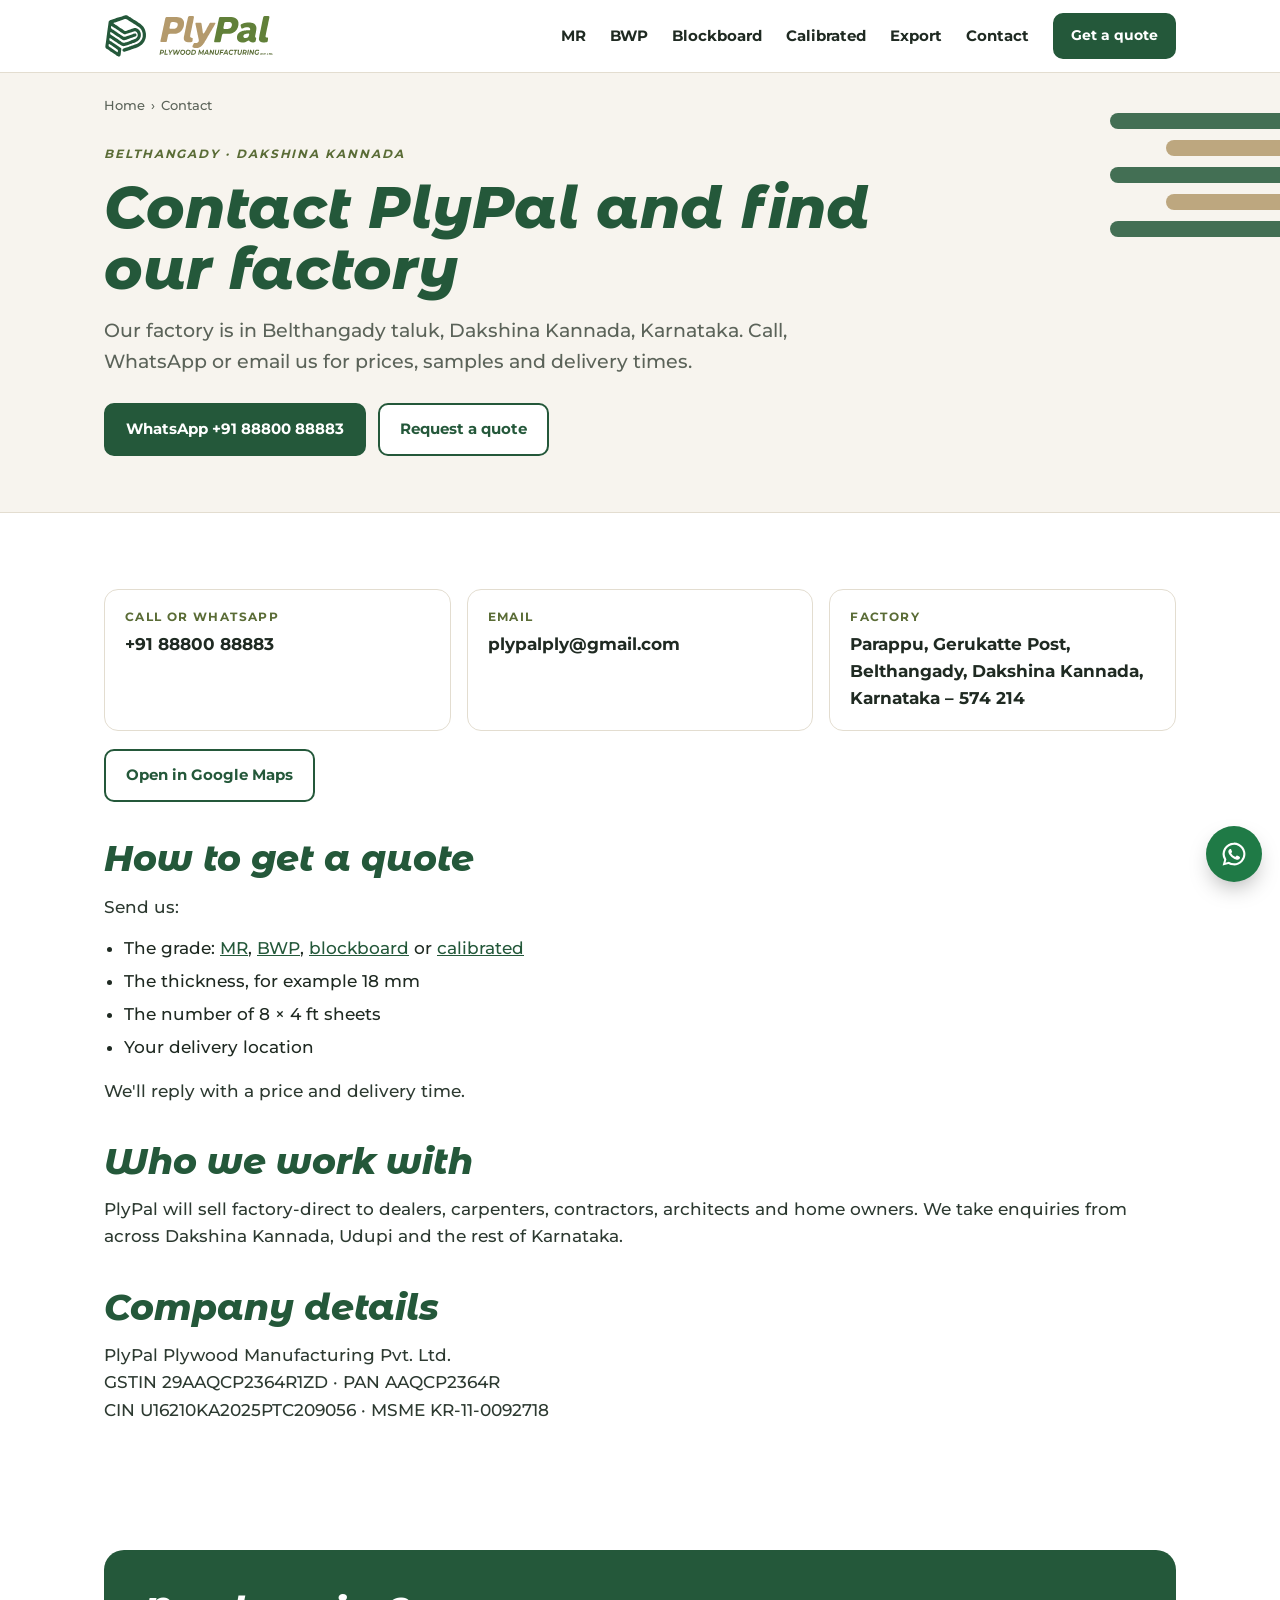
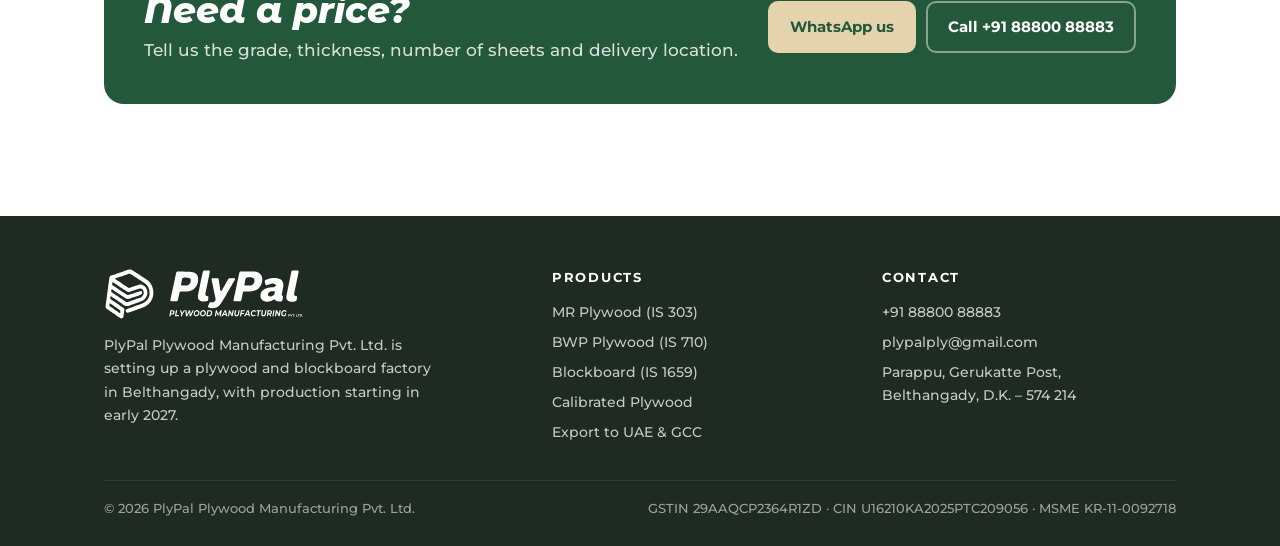
<file: contact/index.html>
<!DOCTYPE html>
<html lang="en-IN">
<head>
<meta charset="utf-8">
<meta name="viewport" content="width=device-width, initial-scale=1">
<title>Contact PlyPal | Plywood Factory in Belthangady, Dakshina Kannada</title>
<meta name="description" content="Contact PlyPal Plywood Manufacturing Pvt. Ltd., Parappu, Gerukatte Post, Belthangady, Dakshina Kannada – 574 214. Call or WhatsApp +91 88800 88883.">
<link rel="canonical" href="https://plypal.in/contact/">
<meta name="robots" content="index, follow, max-image-preview:large">
<meta name="theme-color" content="#24583a">
<meta property="og:type" content="website">
<meta property="og:site_name" content="PlyPal Plywood">
<meta property="og:title" content="Contact PlyPal | Plywood Factory in Belthangady, Dakshina Kannada">
<meta property="og:description" content="Contact PlyPal Plywood Manufacturing Pvt. Ltd., Parappu, Gerukatte Post, Belthangady, Dakshina Kannada – 574 214. Call or WhatsApp +91 88800 88883.">
<meta property="og:url" content="https://plypal.in/contact/">
<meta property="og:image" content="https://plypal.in/assets/og-image.jpg">
<meta property="og:image:width" content="1200">
<meta property="og:image:height" content="630">
<meta property="og:locale" content="en_IN">
<meta name="twitter:card" content="summary_large_image">
<meta name="twitter:title" content="Contact PlyPal | Plywood Factory in Belthangady, Dakshina Kannada">
<meta name="twitter:description" content="Contact PlyPal Plywood Manufacturing Pvt. Ltd., Parappu, Gerukatte Post, Belthangady, Dakshina Kannada – 574 214. Call or WhatsApp +91 88800 88883.">
<meta name="twitter:image" content="https://plypal.in/assets/og-image.jpg">
<link rel="icon" type="image/svg+xml" href="/favicon.svg">
<link rel="icon" type="image/png" sizes="32x32" href="/favicon-32.png">
<link rel="apple-touch-icon" sizes="180x180" href="/apple-touch-icon.png">
<link rel="manifest" href="/site.webmanifest">
<link rel="preload" href="/assets/fonts/Montserrat-500.woff2" as="font" type="font/woff2" crossorigin>
<link rel="stylesheet" href="/assets/site.css">
<script type="application/ld+json">
[
 {
  "@context": "https://schema.org",
  "@type": "BreadcrumbList",
  "itemListElement": [
   {
    "@type": "ListItem",
    "position": 1,
    "name": "Home",
    "item": "https://plypal.in/"
   },
   {
    "@type": "ListItem",
    "position": 2,
    "name": "Contact",
    "item": "https://plypal.in/contact/"
   }
  ]
 }
]
</script>
</head>
<body>
<header><div class="wrap nav">
  <a class="logo" href="/" aria-label="PlyPal home"><img src="/assets/plypal-lockup.svg" alt="PlyPal Plywood Manufacturing Pvt. Ltd." width="170" height="44"></a>
  <ul><li><a href="/mr-plywood/">MR</a></li><li><a href="/bwp-plywood/">BWP</a></li><li><a href="/blockboard/">Blockboard</a></li><li><a href="/calibrated-plywood/">Calibrated</a></li><li><a href="/export/">Export</a></li><li><a href="/contact/">Contact</a></li><li><a class="btn btn-primary" href="/#contact">Get a quote</a></li></ul>
</div></header>
<main>
<section class="hero" style="padding-top:0"><div class="stripe" aria-hidden="true"><i></i><i></i><i></i><i></i><i></i></div><div class="wrap">
  <nav class="crumbs" aria-label="Breadcrumb"><a href="/">Home</a><span>›</span>Contact</nav>
  <div class="eyebrow" style="margin-top:28px">Belthangady · Dakshina Kannada</div>
  <h1>Contact PlyPal and find our factory</h1>
  <p class="lead">Our factory is in Belthangady taluk, Dakshina Kannada, Karnataka. Call, WhatsApp or email us for prices, samples and delivery times.</p>
  <div class="ctas"><a class="btn btn-primary" href="https://wa.me/918880088883" target="_blank" rel="noopener">WhatsApp +91 88800 88883</a><a class="btn btn-ghost" href="/#contact">Request a quote</a></div>
</div></section>
<section><div class="wrap"><div class="prose">
<div class="info"><div><small>Call or WhatsApp</small><a href="tel:+918880088883">+91 88800 88883</a></div><div><small>Email</small><a href="mailto:plypalply@gmail.com">plypalply@gmail.com</a></div><div><small>Factory</small><span>Parappu, Gerukatte Post, Belthangady, Dakshina Kannada, Karnataka – 574 214</span></div></div>
<p style="margin-top:18px"><a class="btn btn-ghost" href="https://www.google.com/maps/search/?api=1&amp;query=Gerukatte%2C%20Belthangady%2C%20Karnataka%20574214" target="_blank" rel="noopener">Open in Google Maps</a></p>
<h2 style="margin-top:36px">How to get a quote</h2>
<p>Send us:</p>
<ul><li>The grade: <a href="/mr-plywood/">MR</a>, <a href="/bwp-plywood/">BWP</a>, <a href="/blockboard/">blockboard</a> or <a href="/calibrated-plywood/">calibrated</a></li><li>The thickness, for example 18 mm</li><li>The number of 8 × 4 ft sheets</li><li>Your delivery location</li></ul>
<p>We'll reply with a price and delivery time.</p>
<h2 style="margin-top:36px">Who we work with</h2>
<p>PlyPal will sell factory-direct to dealers, carpenters, contractors, architects and home owners. We take enquiries from across Dakshina Kannada, Udupi and the rest of Karnataka.</p>
<h2 style="margin-top:36px">Company details</h2>
<p>PlyPal Plywood Manufacturing Pvt. Ltd.<br>GSTIN 29AAQCP2364R1ZD · PAN AAQCP2364R<br>CIN U16210KA2025PTC209056 · MSME KR-11-0092718</p>
</div></div></section>


<section><div class="wrap"><div class="cta"><div><h2>Need a price?</h2><p>Tell us the grade, thickness, number of sheets and delivery location.</p></div><div style="display:flex;gap:10px;flex-wrap:wrap"><a class="btn btn-primary" href="https://wa.me/918880088883" target="_blank" rel="noopener">WhatsApp us</a><a class="btn btn-ghost" href="tel:+918880088883">Call +91 88800 88883</a></div></div></div></section>
</main>
<footer><div class="wrap">
  <div class="foot">
    <div><img src="/assets/plypal-lockup-white.svg" alt="PlyPal" width="200" height="52"><p style="max-width:340px">PlyPal Plywood Manufacturing Pvt. Ltd. is setting up a plywood and blockboard factory in Belthangady, with production starting in early 2027.</p></div>
    <div><h5>Products</h5><ul><li><a href="/mr-plywood/">MR Plywood (IS 303)</a></li><li><a href="/bwp-plywood/">BWP Plywood (IS 710)</a></li><li><a href="/blockboard/">Blockboard (IS 1659)</a></li><li><a href="/calibrated-plywood/">Calibrated Plywood</a></li><li><a href="/export/">Export to UAE &amp; GCC</a></li></ul></div>
    <div><h5>Contact</h5><ul><li><a href="tel:+918880088883">+91 88800 88883</a></li><li><a href="mailto:plypalply@gmail.com">plypalply@gmail.com</a></li><li><a href="/contact/">Parappu, Gerukatte Post,<br>Belthangady, D.K. – 574 214</a></li></ul></div>
  </div>
  <div class="legal"><span>© 2026 PlyPal Plywood Manufacturing Pvt. Ltd.</span><span>GSTIN 29AAQCP2364R1ZD · CIN U16210KA2025PTC209056 · MSME KR-11-0092718</span></div>
</div></footer>
<a class="fab" href="https://wa.me/918880088883?text=Hello%20PlyPal%2C%20I%27d%20like%20a%20quote%20for%20plywood." target="_blank" rel="noopener" aria-label="Chat on WhatsApp"><svg viewBox="0 0 32 32"><path d="M16 3a13 13 0 0 0-11.2 19.6L3 29l6.6-1.7A13 13 0 1 0 16 3Zm0 23.6a10.6 10.6 0 0 1-5.4-1.5l-.4-.2-3.9 1 1-3.8-.2-.4A10.6 10.6 0 1 1 16 26.6Zm5.8-7.9c-.3-.2-1.9-.9-2.2-1s-.5-.2-.7.2-.8 1-1 1.2-.4.2-.7.1a8.7 8.7 0 0 1-4.3-3.8c-.3-.6.3-.5.9-1.6.1-.2 0-.4 0-.5l-1-2.4c-.3-.6-.5-.5-.7-.5h-.6a1.2 1.2 0 0 0-.9.4 3.7 3.7 0 0 0-1.1 2.7 6.4 6.4 0 0 0 1.4 3.4 14.6 14.6 0 0 0 5.6 4.9c2.1.9 2.9 1 3.9.8a3.3 3.3 0 0 0 2.2-1.5 2.7 2.7 0 0 0 .2-1.5c-.1-.2-.3-.3-.7-.5Z"/></svg></a>
</body>
</html>
</file>
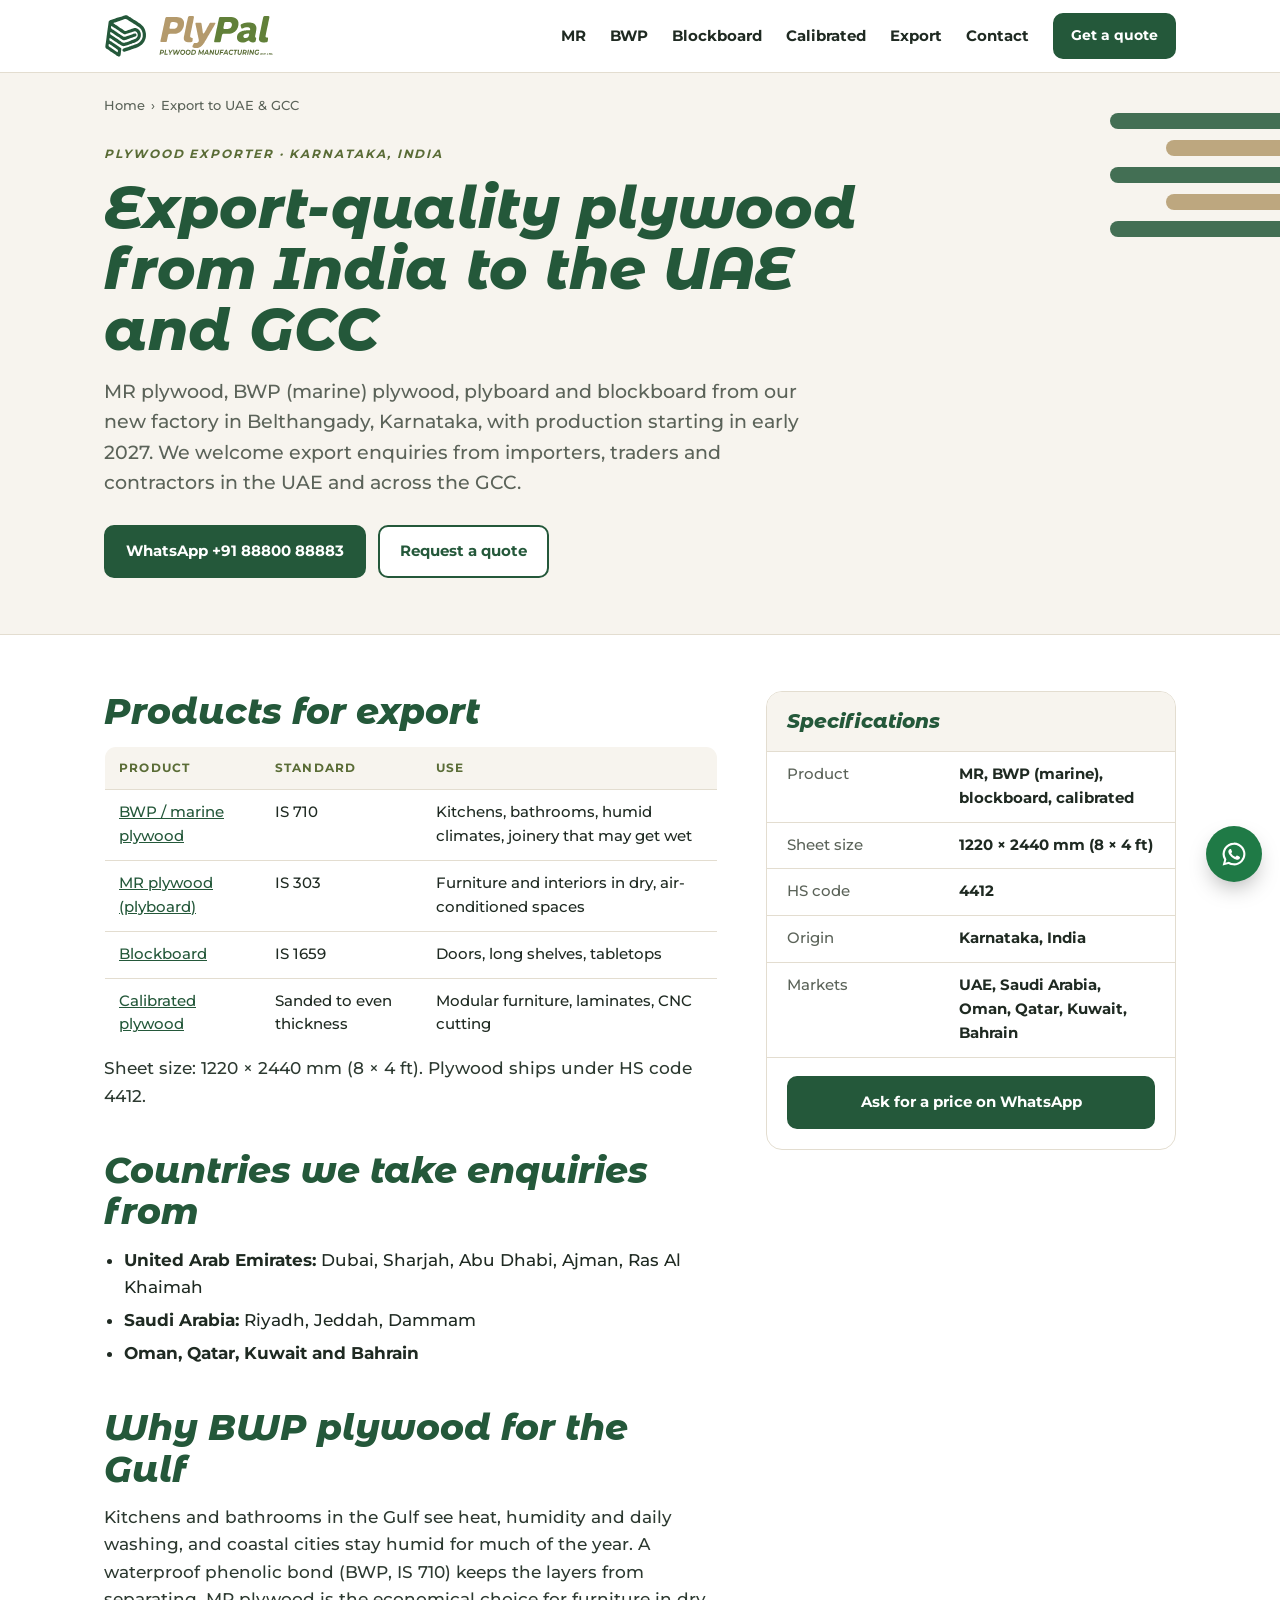
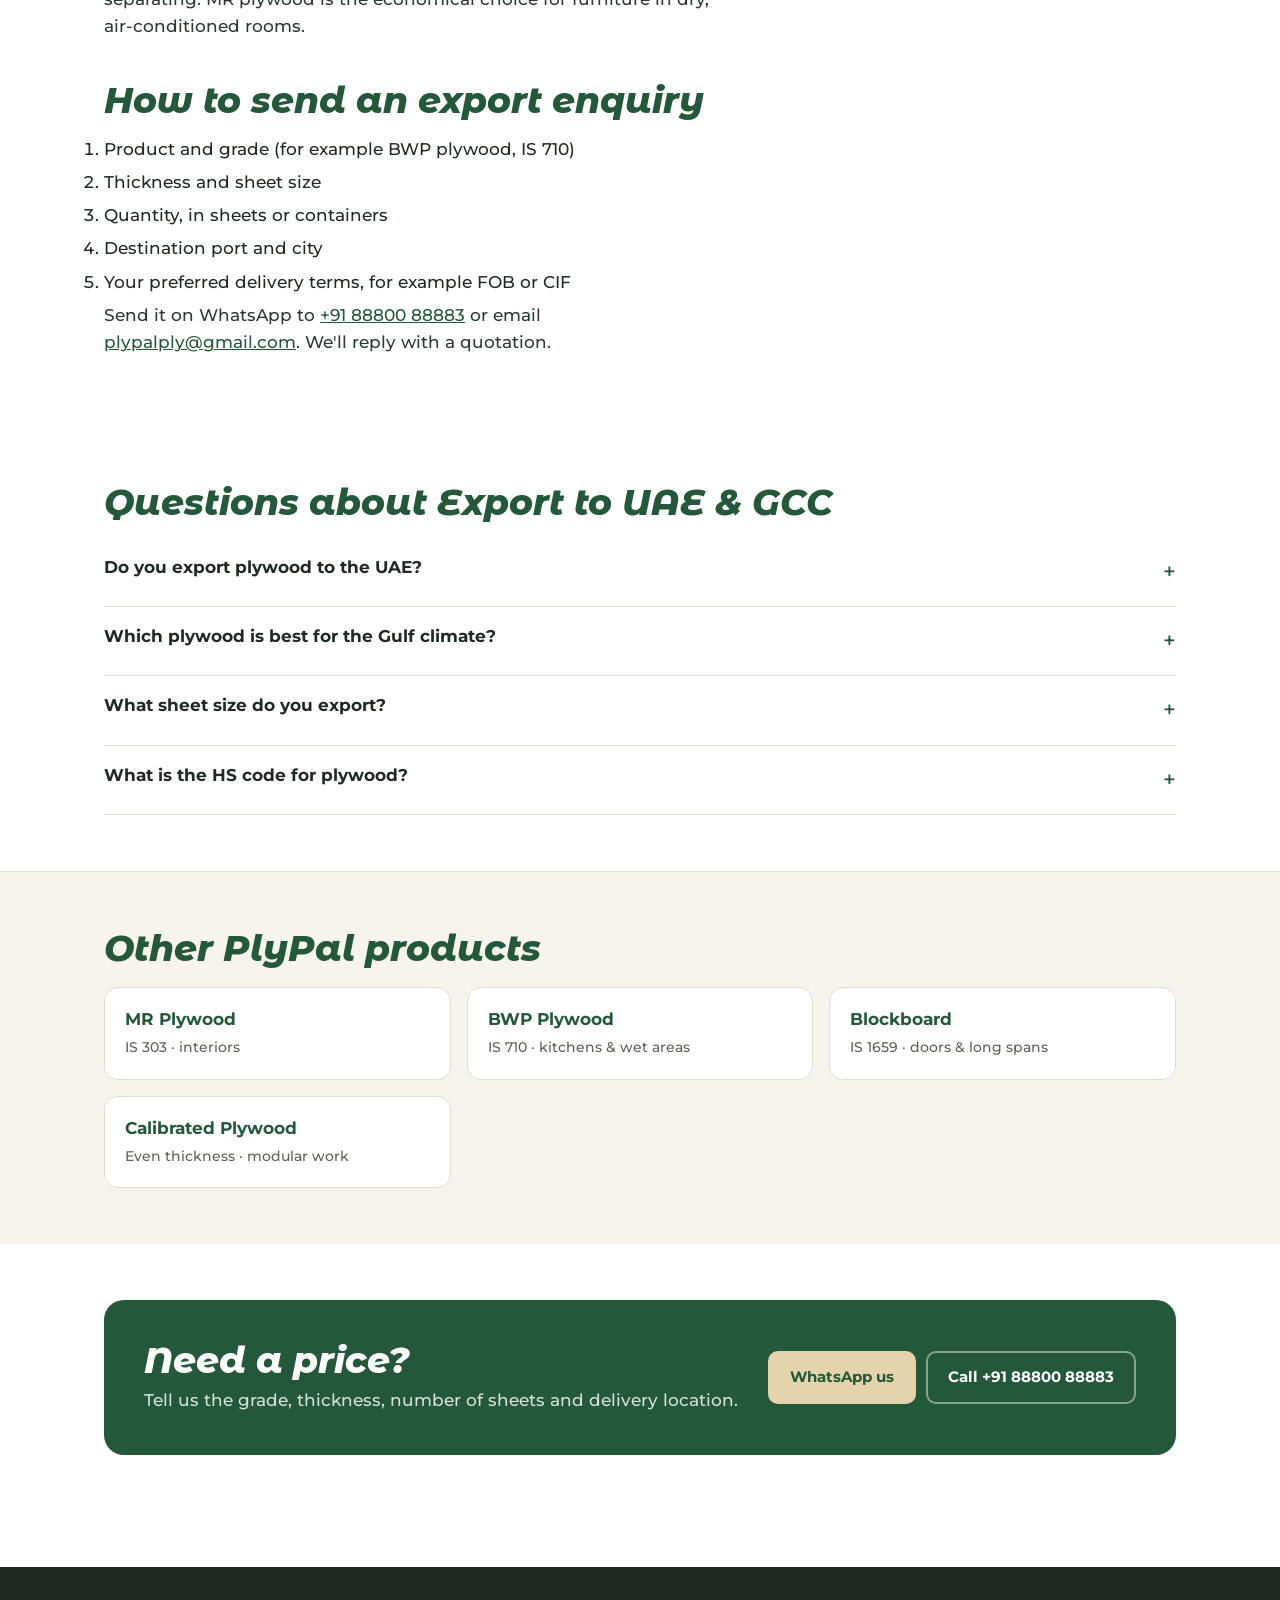
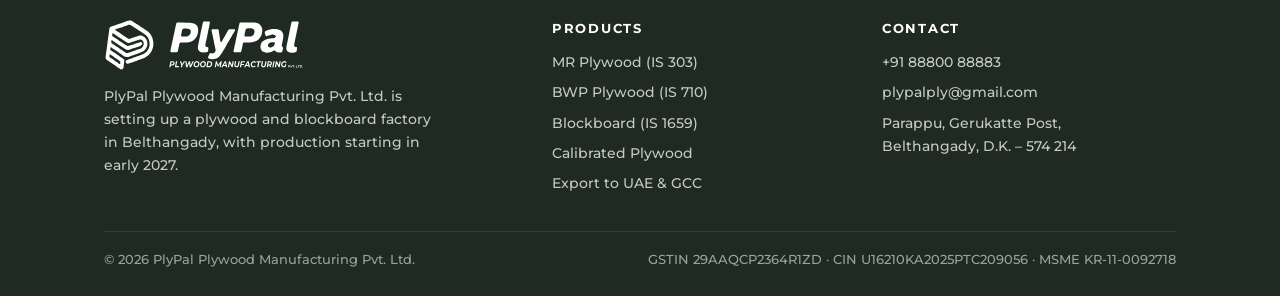
<file: export/index.html>
<!DOCTYPE html>
<html lang="en-IN">
<head>
<meta charset="utf-8">
<meta name="viewport" content="width=device-width, initial-scale=1">
<title>Export-Quality Plywood from India to UAE & GCC | PlyPal</title>
<meta name="description" content="Export-quality MR and BWP marine plywood, plyboard and blockboard from Karnataka, India. Export enquiries welcome from the UAE, Saudi Arabia and the GCC.">
<link rel="canonical" href="https://plypal.in/export/">
<meta name="robots" content="index, follow, max-image-preview:large">
<meta name="theme-color" content="#24583a">
<meta property="og:type" content="website">
<meta property="og:site_name" content="PlyPal Plywood">
<meta property="og:title" content="Export-Quality Plywood from India to UAE & GCC | PlyPal">
<meta property="og:description" content="Export-quality MR and BWP marine plywood, plyboard and blockboard from Karnataka, India. Export enquiries welcome from the UAE, Saudi Arabia and the GCC.">
<meta property="og:url" content="https://plypal.in/export/">
<meta property="og:image" content="https://plypal.in/assets/og-image.jpg">
<meta property="og:image:width" content="1200">
<meta property="og:image:height" content="630">
<meta property="og:locale" content="en_IN">
<meta name="twitter:card" content="summary_large_image">
<meta name="twitter:title" content="Export-Quality Plywood from India to UAE & GCC | PlyPal">
<meta name="twitter:description" content="Export-quality MR and BWP marine plywood, plyboard and blockboard from Karnataka, India. Export enquiries welcome from the UAE, Saudi Arabia and the GCC.">
<meta name="twitter:image" content="https://plypal.in/assets/og-image.jpg">
<link rel="icon" type="image/svg+xml" href="/favicon.svg">
<link rel="icon" type="image/png" sizes="32x32" href="/favicon-32.png">
<link rel="apple-touch-icon" sizes="180x180" href="/apple-touch-icon.png">
<link rel="manifest" href="/site.webmanifest">
<link rel="preload" href="/assets/fonts/Montserrat-500.woff2" as="font" type="font/woff2" crossorigin>
<link rel="stylesheet" href="/assets/site.css">
<script type="application/ld+json">
[
 {
  "@context": "https://schema.org",
  "@type": "BreadcrumbList",
  "itemListElement": [
   {
    "@type": "ListItem",
    "position": 1,
    "name": "Home",
    "item": "https://plypal.in/"
   },
   {
    "@type": "ListItem",
    "position": 2,
    "name": "Export to UAE & GCC",
    "item": "https://plypal.in/export/"
   }
  ]
 },
 {
  "@context": "https://schema.org",
  "@type": "Service",
  "name": "Plywood export to the UAE and GCC",
  "serviceType": "Plywood export",
  "url": "https://plypal.in/export/",
  "provider": {
   "@id": "https://plypal.in/#business"
  },
  "areaServed": [
   {
    "@type": "Country",
    "name": "United Arab Emirates"
   },
   {
    "@type": "Country",
    "name": "Saudi Arabia"
   },
   {
    "@type": "Country",
    "name": "Oman"
   },
   {
    "@type": "Country",
    "name": "Qatar"
   },
   {
    "@type": "Country",
    "name": "Kuwait"
   },
   {
    "@type": "Country",
    "name": "Bahrain"
   }
  ],
  "description": "Export-quality MR plywood (IS 303), BWP marine plywood (IS 710), plyboard and blockboard (IS 1659) from Karnataka, India."
 },
 {
  "@context": "https://schema.org",
  "@type": "FAQPage",
  "mainEntity": [
   {
    "@type": "Question",
    "name": "Do you export plywood to the UAE?",
    "acceptedAnswer": {
     "@type": "Answer",
     "text": "Yes. We take export enquiries from Dubai, Sharjah, Abu Dhabi, Ajman and the rest of the UAE. Send the product, thickness, quantity and destination port for a quotation."
    }
   },
   {
    "@type": "Question",
    "name": "Which plywood is best for the Gulf climate?",
    "acceptedAnswer": {
     "@type": "Answer",
     "text": "BWP plywood (IS 710) for kitchens, bathrooms and humid coastal areas. MR plywood suits furniture in dry, air-conditioned rooms."
    }
   },
   {
    "@type": "Question",
    "name": "What sheet size do you export?",
    "acceptedAnswer": {
     "@type": "Answer",
     "text": "1220 × 2440 mm (8 × 4 ft) sheets."
    }
   },
   {
    "@type": "Question",
    "name": "What is the HS code for plywood?",
    "acceptedAnswer": {
     "@type": "Answer",
     "text": "Plywood is classified under HS code 4412."
    }
   }
  ]
 }
]
</script>
</head>
<body>
<header><div class="wrap nav">
  <a class="logo" href="/" aria-label="PlyPal home"><img src="/assets/plypal-lockup.svg" alt="PlyPal Plywood Manufacturing Pvt. Ltd." width="170" height="44"></a>
  <ul><li><a href="/mr-plywood/">MR</a></li><li><a href="/bwp-plywood/">BWP</a></li><li><a href="/blockboard/">Blockboard</a></li><li><a href="/calibrated-plywood/">Calibrated</a></li><li><a href="/export/">Export</a></li><li><a href="/contact/">Contact</a></li><li><a class="btn btn-primary" href="/#contact">Get a quote</a></li></ul>
</div></header>
<main>
<section class="hero" style="padding-top:0"><div class="stripe" aria-hidden="true"><i></i><i></i><i></i><i></i><i></i></div><div class="wrap">
  <nav class="crumbs" aria-label="Breadcrumb"><a href="/">Home</a><span>›</span>Export to UAE & GCC</nav>
  <div class="eyebrow" style="margin-top:28px">Plywood exporter · Karnataka, India</div>
  <h1>Export-quality plywood from India to the UAE and GCC</h1>
  <p class="lead">MR plywood, BWP (marine) plywood, plyboard and blockboard from our new factory in Belthangady, Karnataka, with production starting in early 2027. We welcome export enquiries from importers, traders and contractors in the UAE and across the GCC.</p>
  <div class="ctas"><a class="btn btn-primary" href="https://wa.me/918880088883" target="_blank" rel="noopener">WhatsApp +91 88800 88883</a><a class="btn btn-ghost" href="/#contact">Request a quote</a></div>
</div></section>
<section><div class="wrap grid"><div class="prose">
<h2>Products for export</h2>
<table class="compare"><thead><tr><th>Product</th><th>Standard</th><th>Use</th></tr></thead><tbody>
<tr><td><a href="/bwp-plywood/">BWP / marine plywood</a></td><td>IS 710</td><td>Kitchens, bathrooms, humid climates, joinery that may get wet</td></tr>
<tr><td><a href="/mr-plywood/">MR plywood (plyboard)</a></td><td>IS 303</td><td>Furniture and interiors in dry, air-conditioned spaces</td></tr>
<tr><td><a href="/blockboard/">Blockboard</a></td><td>IS 1659</td><td>Doors, long shelves, tabletops</td></tr>
<tr><td><a href="/calibrated-plywood/">Calibrated plywood</a></td><td>Sanded to even thickness</td><td>Modular furniture, laminates, CNC cutting</td></tr>
</tbody></table>
<p>Sheet size: 1220 × 2440 mm (8 × 4 ft). Plywood ships under HS code 4412.</p>
<h2>Countries we take enquiries from</h2>
<ul><li><b>United Arab Emirates:</b> Dubai, Sharjah, Abu Dhabi, Ajman, Ras Al Khaimah</li><li><b>Saudi Arabia:</b> Riyadh, Jeddah, Dammam</li><li><b>Oman, Qatar, Kuwait and Bahrain</b></li></ul>
<h2>Why BWP plywood for the Gulf</h2>
<p>Kitchens and bathrooms in the Gulf see heat, humidity and daily washing, and coastal cities stay humid for much of the year. A waterproof phenolic bond (BWP, IS 710) keeps the layers from separating. MR plywood is the economical choice for furniture in dry, air-conditioned rooms.</p>
<h2>How to send an export enquiry</h2>
<ol><li>Product and grade (for example BWP plywood, IS 710)</li><li>Thickness and sheet size</li><li>Quantity, in sheets or containers</li><li>Destination port and city</li><li>Your preferred delivery terms, for example FOB or CIF</li></ol>
<p>Send it on WhatsApp to <a href="https://wa.me/918880088883">+91 88800 88883</a> or email <a href="mailto:plypalply@gmail.com">plypalply@gmail.com</a>. We'll reply with a quotation.</p>
</div><aside class="spec"><h2>Specifications</h2><table><tr><th>Product</th><td>MR, BWP (marine), blockboard, calibrated</td></tr><tr><th>Sheet size</th><td>1220 × 2440 mm (8 × 4 ft)</td></tr><tr><th>HS code</th><td>4412</td></tr><tr><th>Origin</th><td>Karnataka, India</td></tr><tr><th>Markets</th><td>UAE, Saudi Arabia, Oman, Qatar, Kuwait, Bahrain</td></tr></table><a class="btn btn-primary" href="https://wa.me/918880088883?text=Hello PlyPal, I would like a price for Export to UAE &amp; GCC." target="_blank" rel="noopener">Ask for a price on WhatsApp</a></aside></div></section>
<section class="faq"><div class="wrap"><h2>Questions about Export to UAE & GCC</h2><details><summary><h3>Do you export plywood to the UAE?</h3></summary><p>Yes. We take export enquiries from Dubai, Sharjah, Abu Dhabi, Ajman and the rest of the UAE. Send the product, thickness, quantity and destination port for a quotation.</p></details><details><summary><h3>Which plywood is best for the Gulf climate?</h3></summary><p>BWP plywood (IS 710) for kitchens, bathrooms and humid coastal areas. MR plywood suits furniture in dry, air-conditioned rooms.</p></details><details><summary><h3>What sheet size do you export?</h3></summary><p>1220 × 2440 mm (8 × 4 ft) sheets.</p></details><details><summary><h3>What is the HS code for plywood?</h3></summary><p>Plywood is classified under HS code 4412.</p></details></div></section>
<section class="related"><div class="wrap"><h2>Other PlyPal products</h2><div class="cards"><a href="/mr-plywood/"><b>MR Plywood</b><span>IS 303 · interiors</span></a><a href="/bwp-plywood/"><b>BWP Plywood</b><span>IS 710 · kitchens & wet areas</span></a><a href="/blockboard/"><b>Blockboard</b><span>IS 1659 · doors & long spans</span></a><a href="/calibrated-plywood/"><b>Calibrated Plywood</b><span>Even thickness · modular work</span></a></div></div></section>
<section><div class="wrap"><div class="cta"><div><h2>Need a price?</h2><p>Tell us the grade, thickness, number of sheets and delivery location.</p></div><div style="display:flex;gap:10px;flex-wrap:wrap"><a class="btn btn-primary" href="https://wa.me/918880088883" target="_blank" rel="noopener">WhatsApp us</a><a class="btn btn-ghost" href="tel:+918880088883">Call +91 88800 88883</a></div></div></div></section>
</main>
<footer><div class="wrap">
  <div class="foot">
    <div><img src="/assets/plypal-lockup-white.svg" alt="PlyPal" width="200" height="52"><p style="max-width:340px">PlyPal Plywood Manufacturing Pvt. Ltd. is setting up a plywood and blockboard factory in Belthangady, with production starting in early 2027.</p></div>
    <div><h5>Products</h5><ul><li><a href="/mr-plywood/">MR Plywood (IS 303)</a></li><li><a href="/bwp-plywood/">BWP Plywood (IS 710)</a></li><li><a href="/blockboard/">Blockboard (IS 1659)</a></li><li><a href="/calibrated-plywood/">Calibrated Plywood</a></li><li><a href="/export/">Export to UAE &amp; GCC</a></li></ul></div>
    <div><h5>Contact</h5><ul><li><a href="tel:+918880088883">+91 88800 88883</a></li><li><a href="mailto:plypalply@gmail.com">plypalply@gmail.com</a></li><li><a href="/contact/">Parappu, Gerukatte Post,<br>Belthangady, D.K. – 574 214</a></li></ul></div>
  </div>
  <div class="legal"><span>© 2026 PlyPal Plywood Manufacturing Pvt. Ltd.</span><span>GSTIN 29AAQCP2364R1ZD · CIN U16210KA2025PTC209056 · MSME KR-11-0092718</span></div>
</div></footer>
<a class="fab" href="https://wa.me/918880088883?text=Hello%20PlyPal%2C%20I%27d%20like%20a%20quote%20for%20plywood." target="_blank" rel="noopener" aria-label="Chat on WhatsApp"><svg viewBox="0 0 32 32"><path d="M16 3a13 13 0 0 0-11.2 19.6L3 29l6.6-1.7A13 13 0 1 0 16 3Zm0 23.6a10.6 10.6 0 0 1-5.4-1.5l-.4-.2-3.9 1 1-3.8-.2-.4A10.6 10.6 0 1 1 16 26.6Zm5.8-7.9c-.3-.2-1.9-.9-2.2-1s-.5-.2-.7.2-.8 1-1 1.2-.4.2-.7.1a8.7 8.7 0 0 1-4.3-3.8c-.3-.6.3-.5.9-1.6.1-.2 0-.4 0-.5l-1-2.4c-.3-.6-.5-.5-.7-.5h-.6a1.2 1.2 0 0 0-.9.4 3.7 3.7 0 0 0-1.1 2.7 6.4 6.4 0 0 0 1.4 3.4 14.6 14.6 0 0 0 5.6 4.9c2.1.9 2.9 1 3.9.8a3.3 3.3 0 0 0 2.2-1.5 2.7 2.7 0 0 0 .2-1.5c-.1-.2-.3-.3-.7-.5Z"/></svg></a>
</body>
</html>
</file>
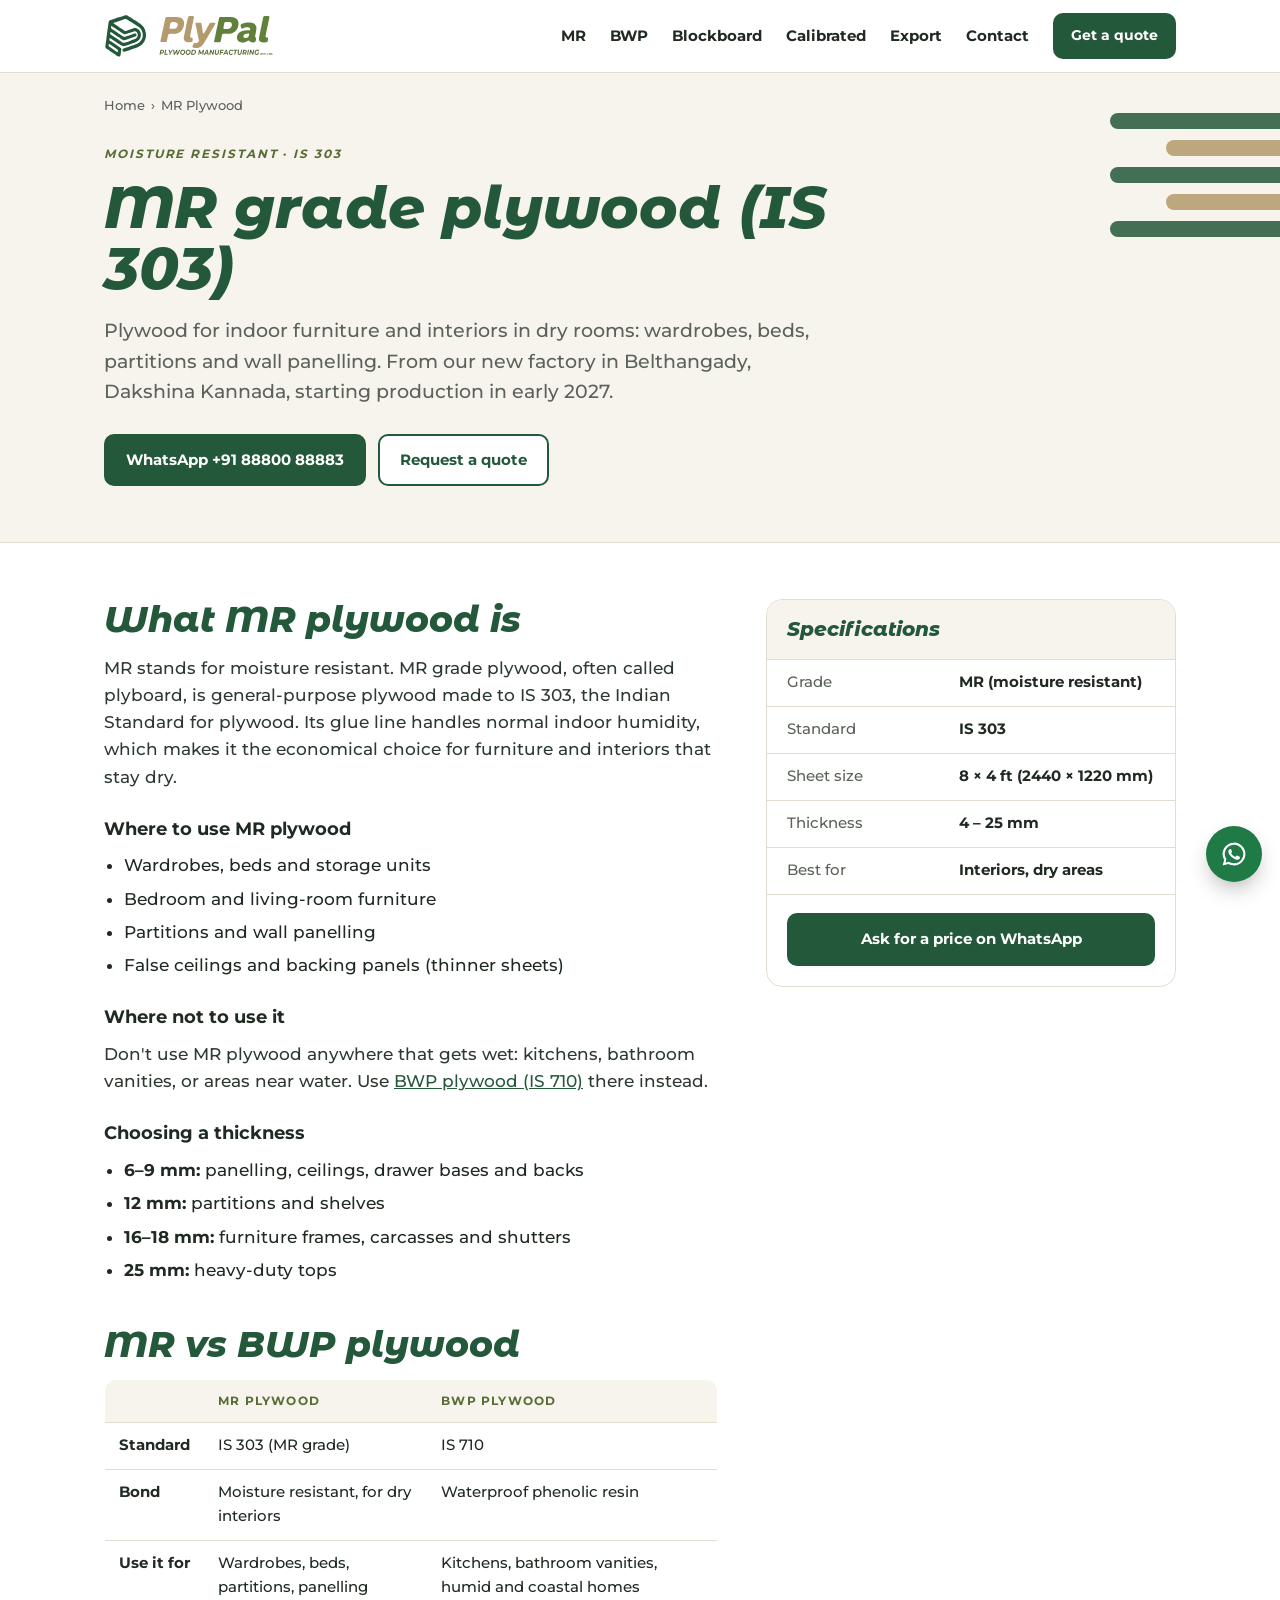
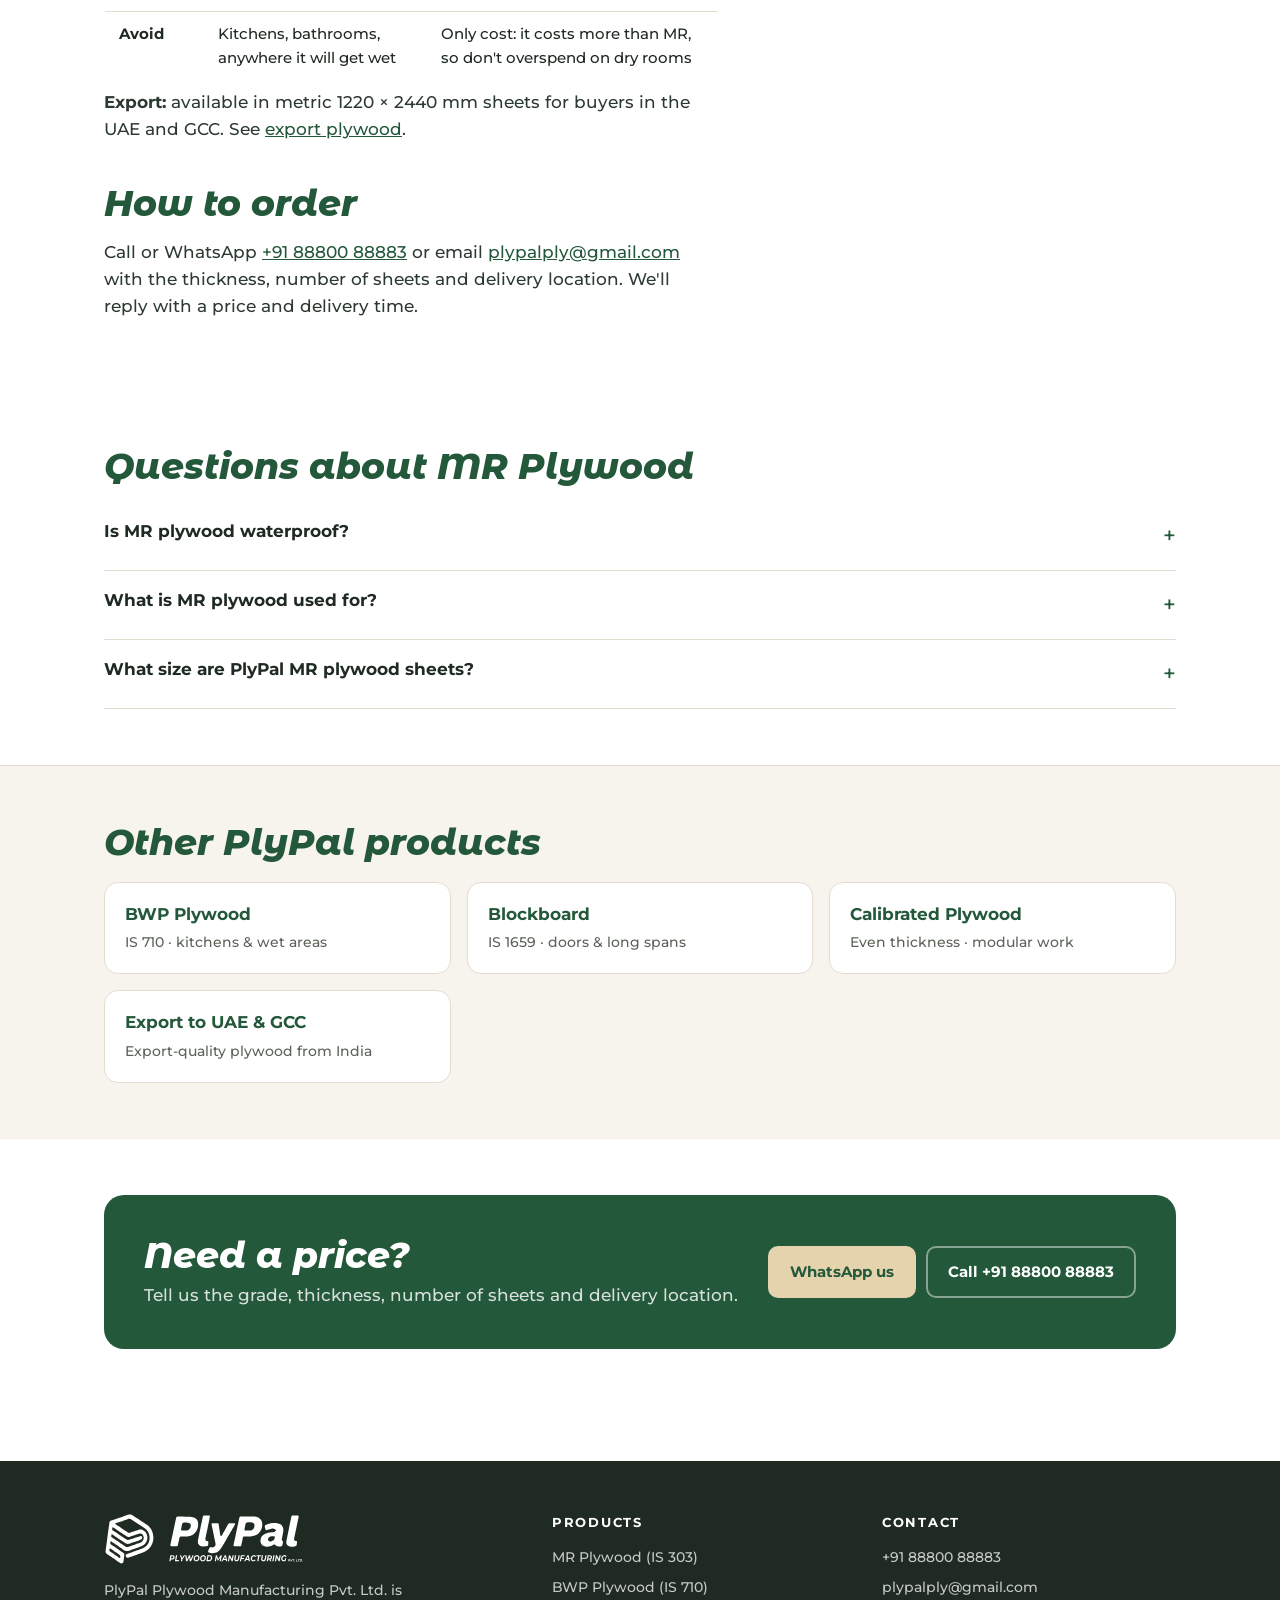
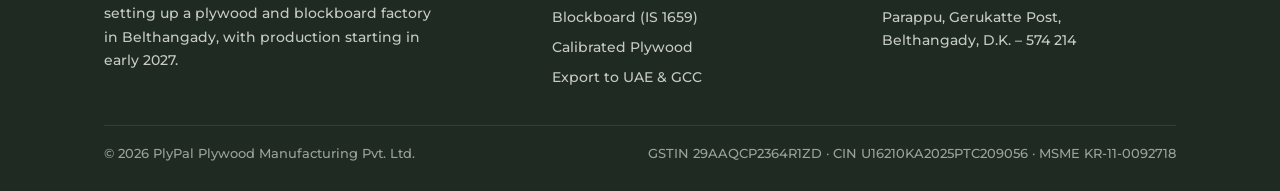
<file: mr-plywood/index.html>
<!DOCTYPE html>
<html lang="en-IN">
<head>
<meta charset="utf-8">
<meta name="viewport" content="width=device-width, initial-scale=1">
<title>MR Grade Plywood (IS 303) Manufacturer | PlyPal, Karnataka</title>
<meta name="description" content="MR grade plywood (plyboard) to IS 303 from PlyPal, Belthangady, near Mangaluru. For wardrobes, beds, partitions and panelling. India supply and export to the GCC.">
<link rel="canonical" href="https://plypal.in/mr-plywood/">
<meta name="robots" content="index, follow, max-image-preview:large">
<meta name="theme-color" content="#24583a">
<meta property="og:type" content="website">
<meta property="og:site_name" content="PlyPal Plywood">
<meta property="og:title" content="MR Grade Plywood (IS 303) Manufacturer | PlyPal, Karnataka">
<meta property="og:description" content="MR grade plywood (plyboard) to IS 303 from PlyPal, Belthangady, near Mangaluru. For wardrobes, beds, partitions and panelling. India supply and export to the GCC.">
<meta property="og:url" content="https://plypal.in/mr-plywood/">
<meta property="og:image" content="https://plypal.in/assets/og-image.jpg">
<meta property="og:image:width" content="1200">
<meta property="og:image:height" content="630">
<meta property="og:locale" content="en_IN">
<meta name="twitter:card" content="summary_large_image">
<meta name="twitter:title" content="MR Grade Plywood (IS 303) Manufacturer | PlyPal, Karnataka">
<meta name="twitter:description" content="MR grade plywood (plyboard) to IS 303 from PlyPal, Belthangady, near Mangaluru. For wardrobes, beds, partitions and panelling. India supply and export to the GCC.">
<meta name="twitter:image" content="https://plypal.in/assets/og-image.jpg">
<link rel="icon" type="image/svg+xml" href="/favicon.svg">
<link rel="icon" type="image/png" sizes="32x32" href="/favicon-32.png">
<link rel="apple-touch-icon" sizes="180x180" href="/apple-touch-icon.png">
<link rel="manifest" href="/site.webmanifest">
<link rel="preload" href="/assets/fonts/Montserrat-500.woff2" as="font" type="font/woff2" crossorigin>
<link rel="stylesheet" href="/assets/site.css">
<script type="application/ld+json">
[
 {
  "@context": "https://schema.org",
  "@type": "BreadcrumbList",
  "itemListElement": [
   {
    "@type": "ListItem",
    "position": 1,
    "name": "Home",
    "item": "https://plypal.in/"
   },
   {
    "@type": "ListItem",
    "position": 2,
    "name": "MR Plywood",
    "item": "https://plypal.in/mr-plywood/"
   }
  ]
 },
 {
  "@context": "https://schema.org",
  "@type": "FAQPage",
  "mainEntity": [
   {
    "@type": "Question",
    "name": "Is MR plywood waterproof?",
    "acceptedAnswer": {
     "@type": "Answer",
     "text": "No. MR plywood resists normal indoor humidity but is not waterproof. For kitchens, bathrooms and wet areas use BWP plywood (IS 710)."
    }
   },
   {
    "@type": "Question",
    "name": "What is MR plywood used for?",
    "acceptedAnswer": {
     "@type": "Answer",
     "text": "Wardrobes, beds, storage units, partitions, wall panelling and other furniture in dry rooms."
    }
   },
   {
    "@type": "Question",
    "name": "What size are PlyPal MR plywood sheets?",
    "acceptedAnswer": {
     "@type": "Answer",
     "text": "Standard 8 × 4 ft (2440 × 1220 mm) sheets."
    }
   }
  ]
 }
]
</script>
</head>
<body>
<header><div class="wrap nav">
  <a class="logo" href="/" aria-label="PlyPal home"><img src="/assets/plypal-lockup.svg" alt="PlyPal Plywood Manufacturing Pvt. Ltd." width="170" height="44"></a>
  <ul><li><a href="/mr-plywood/">MR</a></li><li><a href="/bwp-plywood/">BWP</a></li><li><a href="/blockboard/">Blockboard</a></li><li><a href="/calibrated-plywood/">Calibrated</a></li><li><a href="/export/">Export</a></li><li><a href="/contact/">Contact</a></li><li><a class="btn btn-primary" href="/#contact">Get a quote</a></li></ul>
</div></header>
<main>
<section class="hero" style="padding-top:0"><div class="stripe" aria-hidden="true"><i></i><i></i><i></i><i></i><i></i></div><div class="wrap">
  <nav class="crumbs" aria-label="Breadcrumb"><a href="/">Home</a><span>›</span>MR Plywood</nav>
  <div class="eyebrow" style="margin-top:28px">Moisture resistant · IS 303</div>
  <h1>MR grade plywood (IS 303)</h1>
  <p class="lead">Plywood for indoor furniture and interiors in dry rooms: wardrobes, beds, partitions and wall panelling. From our new factory in Belthangady, Dakshina Kannada, starting production in early 2027.</p>
  <div class="ctas"><a class="btn btn-primary" href="https://wa.me/918880088883" target="_blank" rel="noopener">WhatsApp +91 88800 88883</a><a class="btn btn-ghost" href="/#contact">Request a quote</a></div>
</div></section>
<section><div class="wrap grid"><div class="prose">
<h2>What MR plywood is</h2>
<p>MR stands for moisture resistant. MR grade plywood, often called plyboard, is general-purpose plywood made to IS 303, the Indian Standard for plywood. Its glue line handles normal indoor humidity, which makes it the economical choice for furniture and interiors that stay dry.</p>
<h3>Where to use MR plywood</h3>
<ul><li>Wardrobes, beds and storage units</li><li>Bedroom and living-room furniture</li><li>Partitions and wall panelling</li><li>False ceilings and backing panels (thinner sheets)</li></ul>
<h3>Where not to use it</h3>
<p>Don't use MR plywood anywhere that gets wet: kitchens, bathroom vanities, or areas near water. Use <a href="/bwp-plywood/">BWP plywood (IS 710)</a> there instead.</p>
<h3>Choosing a thickness</h3>
<ul><li><b>6–9 mm:</b> panelling, ceilings, drawer bases and backs</li><li><b>12 mm:</b> partitions and shelves</li><li><b>16–18 mm:</b> furniture frames, carcasses and shutters</li><li><b>25 mm:</b> heavy-duty tops</li></ul>
<h2>MR vs BWP plywood</h2>
<table class="compare"><thead><tr><th></th><th>MR plywood</th><th>BWP plywood</th></tr></thead><tbody>
<tr><th>Standard</th><td>IS 303 (MR grade)</td><td>IS 710</td></tr>
<tr><th>Bond</th><td>Moisture resistant, for dry interiors</td><td>Waterproof phenolic resin</td></tr>
<tr><th>Use it for</th><td>Wardrobes, beds, partitions, panelling</td><td>Kitchens, bathroom vanities, humid and coastal homes</td></tr>
<tr><th>Avoid</th><td>Kitchens, bathrooms, anywhere it will get wet</td><td>Only cost: it costs more than MR, so don't overspend on dry rooms</td></tr>
</tbody></table>
<p><b>Export:</b> available in metric 1220 × 2440 mm sheets for buyers in the UAE and GCC. See <a href="/export/">export plywood</a>.</p>
<h2>How to order</h2>
<p>Call or WhatsApp <a href="tel:+918880088883">+91 88800 88883</a> or email <a href="mailto:plypalply@gmail.com">plypalply@gmail.com</a> with the thickness, number of sheets and delivery location. We'll reply with a price and delivery time.</p>
</div><aside class="spec"><h2>Specifications</h2><table><tr><th>Grade</th><td>MR (moisture resistant)</td></tr><tr><th>Standard</th><td>IS 303</td></tr><tr><th>Sheet size</th><td>8 × 4 ft (2440 × 1220 mm)</td></tr><tr><th>Thickness</th><td>4 – 25 mm</td></tr><tr><th>Best for</th><td>Interiors, dry areas</td></tr></table><a class="btn btn-primary" href="https://wa.me/918880088883?text=Hello PlyPal, I would like a price for MR Plywood." target="_blank" rel="noopener">Ask for a price on WhatsApp</a></aside></div></section>
<section class="faq"><div class="wrap"><h2>Questions about MR Plywood</h2><details><summary><h3>Is MR plywood waterproof?</h3></summary><p>No. MR plywood resists normal indoor humidity but is not waterproof. For kitchens, bathrooms and wet areas use BWP plywood (IS 710).</p></details><details><summary><h3>What is MR plywood used for?</h3></summary><p>Wardrobes, beds, storage units, partitions, wall panelling and other furniture in dry rooms.</p></details><details><summary><h3>What size are PlyPal MR plywood sheets?</h3></summary><p>Standard 8 × 4 ft (2440 × 1220 mm) sheets.</p></details></div></section>
<section class="related"><div class="wrap"><h2>Other PlyPal products</h2><div class="cards"><a href="/bwp-plywood/"><b>BWP Plywood</b><span>IS 710 · kitchens & wet areas</span></a><a href="/blockboard/"><b>Blockboard</b><span>IS 1659 · doors & long spans</span></a><a href="/calibrated-plywood/"><b>Calibrated Plywood</b><span>Even thickness · modular work</span></a><a href="/export/"><b>Export to UAE & GCC</b><span>Export-quality plywood from India</span></a></div></div></section>
<section><div class="wrap"><div class="cta"><div><h2>Need a price?</h2><p>Tell us the grade, thickness, number of sheets and delivery location.</p></div><div style="display:flex;gap:10px;flex-wrap:wrap"><a class="btn btn-primary" href="https://wa.me/918880088883" target="_blank" rel="noopener">WhatsApp us</a><a class="btn btn-ghost" href="tel:+918880088883">Call +91 88800 88883</a></div></div></div></section>
</main>
<footer><div class="wrap">
  <div class="foot">
    <div><img src="/assets/plypal-lockup-white.svg" alt="PlyPal" width="200" height="52"><p style="max-width:340px">PlyPal Plywood Manufacturing Pvt. Ltd. is setting up a plywood and blockboard factory in Belthangady, with production starting in early 2027.</p></div>
    <div><h5>Products</h5><ul><li><a href="/mr-plywood/">MR Plywood (IS 303)</a></li><li><a href="/bwp-plywood/">BWP Plywood (IS 710)</a></li><li><a href="/blockboard/">Blockboard (IS 1659)</a></li><li><a href="/calibrated-plywood/">Calibrated Plywood</a></li><li><a href="/export/">Export to UAE &amp; GCC</a></li></ul></div>
    <div><h5>Contact</h5><ul><li><a href="tel:+918880088883">+91 88800 88883</a></li><li><a href="mailto:plypalply@gmail.com">plypalply@gmail.com</a></li><li><a href="/contact/">Parappu, Gerukatte Post,<br>Belthangady, D.K. – 574 214</a></li></ul></div>
  </div>
  <div class="legal"><span>© 2026 PlyPal Plywood Manufacturing Pvt. Ltd.</span><span>GSTIN 29AAQCP2364R1ZD · CIN U16210KA2025PTC209056 · MSME KR-11-0092718</span></div>
</div></footer>
<a class="fab" href="https://wa.me/918880088883?text=Hello%20PlyPal%2C%20I%27d%20like%20a%20quote%20for%20plywood." target="_blank" rel="noopener" aria-label="Chat on WhatsApp"><svg viewBox="0 0 32 32"><path d="M16 3a13 13 0 0 0-11.2 19.6L3 29l6.6-1.7A13 13 0 1 0 16 3Zm0 23.6a10.6 10.6 0 0 1-5.4-1.5l-.4-.2-3.9 1 1-3.8-.2-.4A10.6 10.6 0 1 1 16 26.6Zm5.8-7.9c-.3-.2-1.9-.9-2.2-1s-.5-.2-.7.2-.8 1-1 1.2-.4.2-.7.1a8.7 8.7 0 0 1-4.3-3.8c-.3-.6.3-.5.9-1.6.1-.2 0-.4 0-.5l-1-2.4c-.3-.6-.5-.5-.7-.5h-.6a1.2 1.2 0 0 0-.9.4 3.7 3.7 0 0 0-1.1 2.7 6.4 6.4 0 0 0 1.4 3.4 14.6 14.6 0 0 0 5.6 4.9c2.1.9 2.9 1 3.9.8a3.3 3.3 0 0 0 2.2-1.5 2.7 2.7 0 0 0 .2-1.5c-.1-.2-.3-.3-.7-.5Z"/></svg></a>
</body>
</html>
</file>
<file: assets/site.css>
@font-face{font-family:"Montserrat";font-weight:500;font-display:swap;src:url(/assets/fonts/Montserrat-500.woff2) format("woff2")}
@font-face{font-family:"Montserrat";font-weight:700;font-display:swap;src:url(/assets/fonts/Montserrat-700.woff2) format("woff2")}
@font-face{font-family:"Montserrat Alternates";font-style:italic;font-weight:800;font-display:swap;src:url(/assets/fonts/MontserratAlternates-800-italic.woff2) format("woff2")}
:root{--forest:#24583a;--leaf:#618039;--olive:#5a6c36;--wood:#b49a6c;--wood6:#8a6a3e;--paper:#f7f4ee;--ink:#1f2a22;--muted:#5b6359;--line:#e3ddd0}
*{box-sizing:border-box;margin:0;padding:0}
body{font-family:"Montserrat",system-ui,-apple-system,"Segoe UI",sans-serif;font-weight:500;color:var(--ink);background:#fff;line-height:1.65;font-size:16.5px;-webkit-font-smoothing:antialiased}
a{color:var(--forest)}
img{max-width:100%;display:block}
.wrap{max-width:1120px;margin:0 auto;padding:0 24px}
header{position:sticky;top:0;z-index:20;background:rgba(255,255,255,.96);border-bottom:1px solid var(--line);backdrop-filter:blur(8px)}
.nav{display:flex;align-items:center;justify-content:space-between;height:72px;gap:20px}
.nav .logo img{width:170px;height:auto}
.nav ul{display:flex;gap:24px;list-style:none;align-items:center}
.nav ul a{text-decoration:none;color:var(--ink);font-weight:700;font-size:14.5px}
.nav ul a:hover{color:var(--leaf)}
.btn{display:inline-flex;align-items:center;gap:8px;font-weight:700;font-size:15px;padding:12px 20px;border-radius:10px;border:2px solid var(--forest);text-decoration:none;transition:.15s}
.btn-primary{background:var(--forest);color:#fff}.btn-primary:hover{background:#1b4a30}
.btn-ghost{color:var(--forest);background:#fff}.btn-ghost:hover{background:var(--forest);color:#fff}
.nav .btn{padding:9px 16px;font-size:14px;color:#fff}
.crumbs{font-size:13px;color:var(--muted);padding:22px 0 0}
.crumbs a{color:var(--muted);text-decoration:none}.crumbs a:hover{color:var(--forest)}
.crumbs span{margin:0 6px}
.hero{background:var(--paper);border-bottom:1px solid var(--line);padding-bottom:56px;position:relative;overflow:hidden}
.eyebrow{font-weight:700;font-style:italic;text-transform:uppercase;letter-spacing:.16em;font-size:12px;color:var(--olive)}
h1{font-family:"Montserrat Alternates","Montserrat",sans-serif;font-style:italic;font-weight:800;font-size:clamp(34px,5vw,58px);line-height:1.05;color:var(--forest);margin:14px 0 16px;max-width:820px}
.hero .lead{font-size:18.5px;color:var(--muted);max-width:720px}
.hero .ctas{display:flex;gap:12px;flex-wrap:wrap;margin-top:26px}
.stripe{position:absolute;right:-30px;top:40px;width:200px;display:flex;flex-direction:column;align-items:flex-end;gap:11px;opacity:.85}
.stripe i{display:block;height:16px;border-radius:99px}.stripe i:nth-child(odd){width:100%;background:var(--forest)}.stripe i:nth-child(even){width:72%;background:var(--wood)}
main section{padding:56px 0}
.grid{display:grid;grid-template-columns:1.5fr 1fr;gap:48px;align-items:start}
h2{font-family:"Montserrat Alternates","Montserrat",sans-serif;font-style:italic;font-weight:800;font-size:clamp(26px,3.2vw,36px);color:var(--forest);line-height:1.15;margin:0 0 14px}
h3{font-size:18px;margin:24px 0 8px}
.prose p{margin:0 0 14px;color:#2d3a31}
.prose h2{margin-top:40px}.prose h2:first-child{margin-top:0}
.prose ul{margin:0 0 16px 20px}.prose li{margin:6px 0}
.spec{border:1.5px solid var(--line);border-radius:16px;overflow:hidden;background:#fff;position:sticky;top:96px}
.spec h2{font-size:20px;margin:0;padding:18px 20px;background:var(--paper);border-bottom:1px solid var(--line)}
.spec table{width:100%;border-collapse:collapse;font-size:14.5px}
.spec th,.spec td{text-align:left;padding:11px 20px;border-bottom:1px solid var(--line);vertical-align:top}
.spec th{color:var(--muted);font-weight:500;width:42%}
.spec td{font-weight:700}
.spec .btn{margin:18px 20px 20px;width:calc(100% - 40px);justify-content:center}
.compare{width:100%;border-collapse:collapse;font-size:14.5px;margin:10px 0 6px;border:1.5px solid var(--line);border-radius:12px;overflow:hidden}
.compare th,.compare td{padding:11px 14px;border-bottom:1px solid var(--line);text-align:left;vertical-align:top}
.compare thead th{background:var(--paper);color:var(--olive);font-size:12px;letter-spacing:.1em;text-transform:uppercase}
.faq details{border-bottom:1px solid var(--line)}
.faq summary{cursor:pointer;list-style:none;display:flex;justify-content:space-between;gap:14px;padding:16px 0}
.faq summary::-webkit-details-marker{display:none}
.faq summary h3{margin:0;font-size:16.5px}
.faq summary:after{content:"+";font-size:22px;color:var(--forest)}
.faq details[open] summary:after{content:"–"}
.faq details p{color:var(--muted);padding:0 0 16px}
.related{background:var(--paper);border-top:1px solid var(--line)}
.cards{display:grid;grid-template-columns:repeat(3,1fr);gap:16px;margin-top:18px}
.cards a{display:block;background:#fff;border:1.5px solid var(--line);border-radius:14px;padding:18px 20px;text-decoration:none;color:var(--ink);transition:.2s}
.cards a:hover{border-color:var(--leaf);transform:translateY(-3px)}
.cards b{display:block;font-size:16.5px;color:var(--forest)}.cards span{font-size:13.5px;color:var(--muted)}
.cta{background:var(--forest);color:#fff;border-radius:20px;padding:40px;display:flex;justify-content:space-between;align-items:center;gap:24px;flex-wrap:wrap}
.cta h2{color:#fff;margin:0 0 6px}.cta p{color:rgba(255,255,255,.82)}
.cta .btn-primary{background:#e5d3ae;border-color:#e5d3ae;color:var(--forest)}
.cta .btn-ghost{background:transparent;color:#fff;border-color:rgba(255,255,255,.45)}
.info{display:grid;grid-template-columns:repeat(3,1fr);gap:16px;margin-top:20px}
.info div{background:#fff;border:1.5px solid var(--line);border-radius:14px;padding:18px 20px}
.info small{display:block;font-size:11.5px;font-weight:700;letter-spacing:.12em;text-transform:uppercase;color:var(--olive);margin-bottom:4px}
.info a,.info span{font-weight:700;text-decoration:none;color:var(--ink)}
footer{background:var(--ink);color:rgba(255,255,255,.75);padding:52px 0 26px;font-size:14px;margin-top:56px}
.foot{display:grid;grid-template-columns:1.4fr 1fr 1fr;gap:36px}
.foot img{width:200px;margin-bottom:14px}
footer h5{color:#fff;font-size:12.5px;letter-spacing:.14em;text-transform:uppercase;margin-bottom:12px}
footer ul{list-style:none;display:grid;gap:7px}
footer a{color:rgba(255,255,255,.75);text-decoration:none}footer a:hover{color:#fff}
.legal{border-top:1px solid rgba(255,255,255,.12);margin-top:36px;padding-top:18px;display:flex;justify-content:space-between;gap:14px;flex-wrap:wrap;font-size:12.5px;opacity:.75}
.fab{position:fixed;right:18px;bottom:18px;width:56px;height:56px;border-radius:50%;background:#1f7a46;display:flex;align-items:center;justify-content:center;box-shadow:0 10px 24px -8px rgba(0,0,0,.4);z-index:30}
.fab svg{width:28px;height:28px;fill:#fff}
@media (max-width:900px){.grid{grid-template-columns:1fr}.spec{position:static}.cards,.info{grid-template-columns:1fr}.foot{grid-template-columns:1fr}.nav ul li:not(:last-child){display:none}.stripe{display:none}}
</file>
